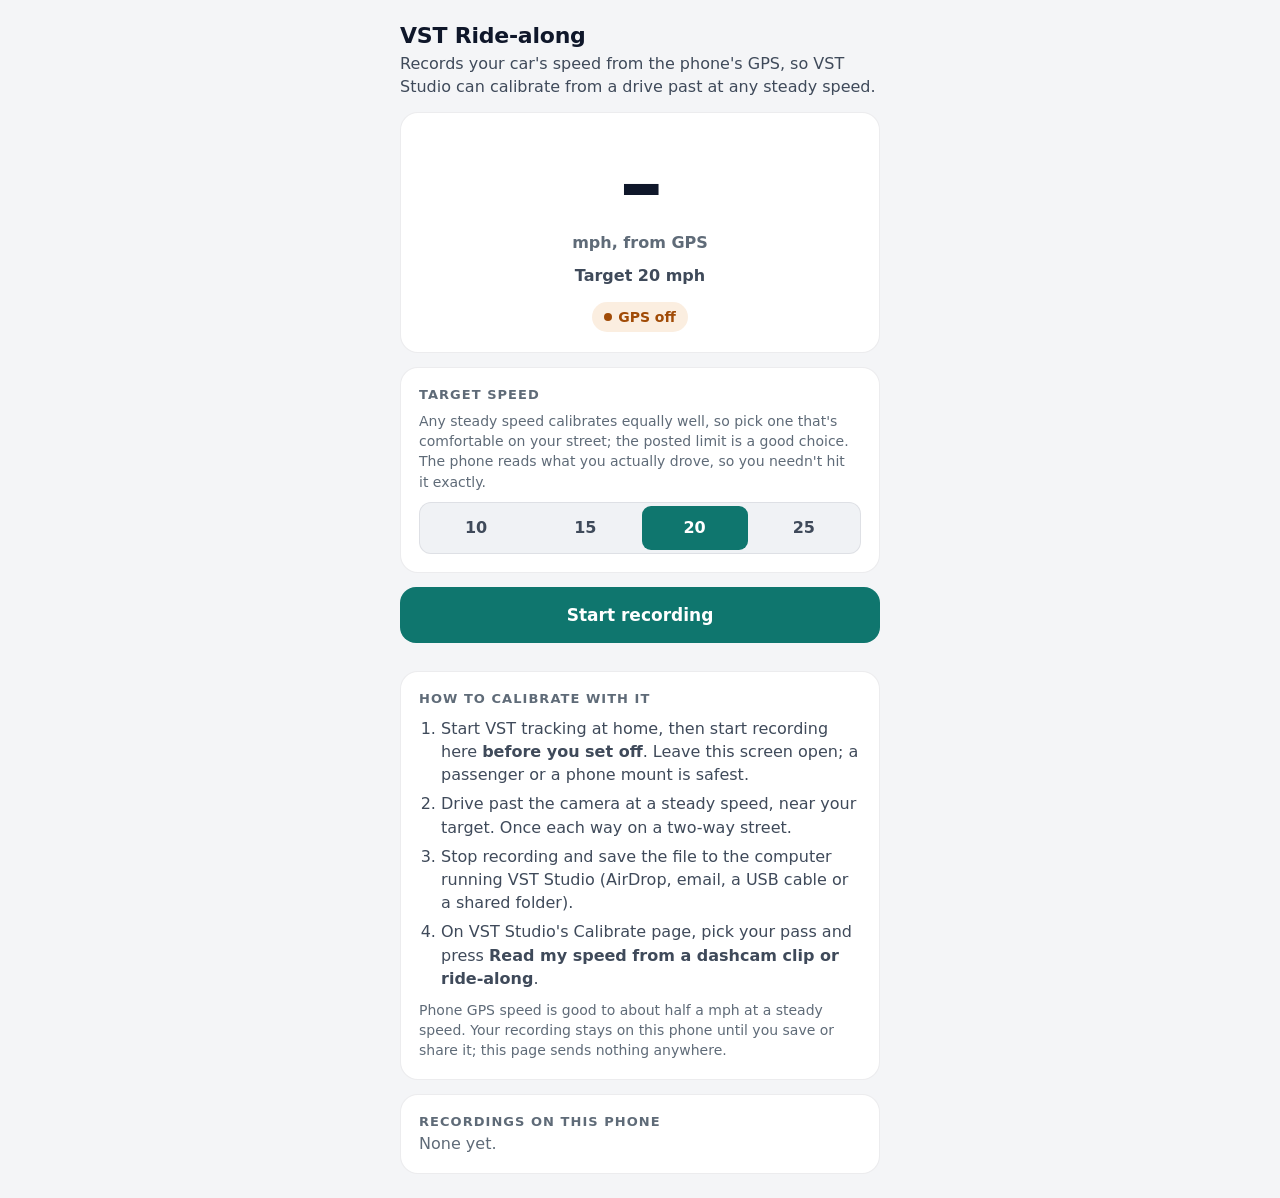
<file: companion/ride/index.html>
<!doctype html>
<!--
  VST Ride-along: a phone GPS recorder for calibrating VST Studio without cruise control or a Tesla.

  Browsers only give GPS to https pages, and VST Studio serves the companion over plain http on the home network,
  so this page is published on its own at https://joekiller.github.io/VSTStudio/ride/ (site/assemble.sh,
  .github/workflows/pages.yml) and never talks to VST.
  It records the phone's position fixes (time, position, GPS speed, accuracy) while you drive past the camera,
  keeps them on the phone, and saves them as a small CSV that VST Studio reads on the Calibrate page, matching the
  pass by GPS at the camera spot or by clock exactly as it does a Tesla dashcam clip (src/Gui/DashCam.cpp).

  File format (one fix per line, times in ms since the Unix epoch; speed empty when the phone didn't report one):
    # VST ride-along recording v1
    time_ms,lat,lon,speed_mps,accuracy_m,heading_deg
  Works offline once opened (sw.js), keeps the screen awake while recording (Wake Lock), and survives a reload:
  the recording in progress is saved to localStorage every few fixes.
-->
<html lang="en">
<head>
<meta charset="utf-8">
<meta name="viewport" content="width=device-width, initial-scale=1, viewport-fit=cover">
<title>VST Ride-along</title>
<meta name="description" content="Record your car's GPS speed on your phone to calibrate VST Studio.">
<meta name="theme-color" content="#0b0d10">
<link rel="manifest" href="manifest.webmanifest">
<link rel="icon" href="icon.svg" type="image/svg+xml">
<link rel="apple-touch-icon" href="icon-192.png">
<style>
  :root {
    color-scheme: dark;
    --bg: #0b0d10; --surface: #13161b; --surface-2: #1a1e25; --line: rgba(255, 255, 255, .08);
    --text: #eef1f5; --text-2: #b4bcc7; --muted: #7d8794;
    --accent: #5eead4; --accent-ink: #062c27; --ok: #34d399; --warn: #fbbf24; --bad: #fb7185;
    --stop-ink: #2a0710;
    --ok-soft: rgba(52, 211, 153, .14); --warn-soft: rgba(251, 191, 36, .14); --bad-soft: rgba(251, 113, 133, .16);
    --radius: 18px;
    --font: ui-sans-serif, system-ui, -apple-system, "Segoe UI", Roboto, "Helvetica Neue", Arial, sans-serif;
  }
  @media (prefers-color-scheme: light) {
    :root {
      color-scheme: light;
      --bg: #f4f5f7; --surface: #ffffff; --surface-2: #f0f2f5; --line: rgba(15, 23, 42, .08);
      --text: #0f172a; --text-2: #3f4a5a; --muted: #5f6b78;
      --accent: #0f766e; --accent-ink: #ffffff; --ok: #047857; --warn: #a14b06; --bad: #be123c;
      --stop-ink: #ffffff;
      --ok-soft: rgba(5, 150, 105, .1); --warn-soft: rgba(217, 119, 6, .12); --bad-soft: rgba(225, 29, 72, .1);
    }
  }
  * { box-sizing: border-box; }
  html, body { margin: 0; background: var(--bg); color: var(--text); }
  body { font: 16px/1.45 var(--font); -webkit-font-smoothing: antialiased; padding: max(16px, env(safe-area-inset-top)) 16px max(24px, env(safe-area-inset-bottom)); }
  main { max-width: 480px; margin: 0 auto; display: grid; gap: 14px; }
  h1 { font-size: 22px; margin: 4px 0 0; letter-spacing: -.01em; }
  h2 { font-size: 13px; letter-spacing: .08em; text-transform: uppercase; color: var(--muted); margin: 10px 0 0; }
  p { margin: 0; color: var(--text-2); text-wrap: pretty; }
  .card { background: var(--surface); border: 1px solid var(--line); border-radius: var(--radius); padding: 18px; }
  .gauge { text-align: center; padding: 26px 18px 20px; }
  .speed { font-size: 88px; font-weight: 800; line-height: 1; font-variant-numeric: tabular-nums; letter-spacing: -.03em; }
  .unit { color: var(--muted); font-weight: 600; margin-top: 4px; }
  .pill { display: inline-flex; align-items: center; gap: 6px; padding: 5px 12px; border-radius: 999px; font-size: 14px; font-weight: 600; margin-top: 14px; }
  .pill::before { content: ""; width: 8px; height: 8px; border-radius: 50%; background: currentColor; }
  .pill.ok { background: var(--ok-soft); color: var(--ok); }
  .pill.warn { background: var(--warn-soft); color: var(--warn); }
  .pill.bad { background: var(--bad-soft); color: var(--bad); }
  .stats { display: grid; grid-template-columns: repeat(3, 1fr); gap: 8px; margin-top: 18px; }
  .stats div { background: var(--surface-2); border-radius: 12px; padding: 10px 6px; }
  .stats b { display: block; font-size: 20px; font-variant-numeric: tabular-nums; }
  .stats span { font-size: 13px; color: var(--muted); }
  .btn { display: flex; align-items: center; justify-content: center; gap: 8px; width: 100%; min-height: 56px; border-radius: 16px;
    border: 1px solid var(--line); background: var(--surface-2); color: var(--text); font: 600 17px var(--font); cursor: pointer; }
  .btn:active { transform: scale(.98); }
  .btn.primary { background: var(--accent); color: var(--accent-ink); border-color: transparent; }
  .btn.stop { background: var(--bad); color: var(--stop-ink); border-color: transparent; }
  .btn.small { min-height: 44px; width: auto; padding: 0 16px; font-size: 15px; }
  .btn:disabled { opacity: .45; pointer-events: none; }
  .btn:focus-visible { outline: 3px solid var(--accent); outline-offset: 2px; }
  ol { margin: 8px 0 0; padding-left: 22px; color: var(--text-2); }
  li + li { margin-top: 6px; }
  .rec { display: flex; align-items: center; gap: 10px; padding: 12px 0; border-top: 1px solid var(--line); }
  .rec:first-child { border-top: 0; padding-top: 0; }
  .rec .what { flex: 1; min-width: 0; }
  .rec b { display: block; }
  .rec small { color: var(--muted); }
  .empty { color: var(--muted); }
  .note { font-size: 14px; color: var(--muted); }
  .seg { display: flex; padding: 3px; gap: 3px; border-radius: 12px; background: var(--surface-2); border: 1px solid var(--line); margin-top: 10px; }
  .seg button { flex: 1; min-height: 44px; border: 0; border-radius: 9px; background: none; color: var(--text-2); font: 600 16px var(--font); cursor: pointer; }
  .seg button[aria-pressed="true"] { background: var(--accent); color: var(--accent-ink); }
  .seg button:focus-visible { outline: 3px solid var(--accent); outline-offset: 1px; }
  .target { color: var(--text-2); font-weight: 600; margin-top: 10px; }
  [hidden] { display: none !important; }
</style>
</head>
<body>
<main>
  <header>
    <h1>VST Ride-along</h1>
    <p>Records your car's speed from the phone's GPS, so VST Studio can calibrate from a drive past at any steady speed.</p>
  </header>

  <section class="card gauge" aria-live="polite">
    <div class="speed" id="speed">–</div>
    <div class="unit">mph, from GPS</div>
    <div class="target" id="target"></div>
    <div class="pill warn" id="fix">GPS off</div>
    <div class="stats" id="stats" hidden>
      <div><b id="dur">0:00</b><span>recording</span></div>
      <div><b id="count">0</b><span>GPS fixes</span></div>
      <div><b id="dist">0</b><span>metres</span></div>
    </div>
  </section>

  <section class="card">
    <h2 style="margin-top:0">Target speed</h2>
    <p class="note" style="margin-top:6px">Any steady speed calibrates equally well, so pick one that's comfortable on your street; the posted limit is a good choice. The phone reads what you actually drove, so you needn't hit it exactly.</p>
    <div class="seg" id="targets" role="group" aria-label="Target speed in mph"></div>
  </section>

  <button class="btn primary" id="record" type="button">Start recording</button>
  <p class="note" id="msg" role="status"></p>

  <section class="card">
    <h2 style="margin-top:0">How to calibrate with it</h2>
    <ol>
      <li>Start VST tracking at home, then start recording here <strong>before you set off</strong>. Leave this screen open; a passenger or a phone mount is safest.</li>
      <li>Drive past the camera at a steady speed, near your target. Once each way on a two-way street.</li>
      <li>Stop recording and save the file to the computer running VST Studio (AirDrop, email, a USB cable or a shared folder).</li>
      <li>On VST Studio's Calibrate page, pick your pass and press <strong>Read my speed from a dashcam clip or ride-along</strong>.</li>
    </ol>
    <p class="note" style="margin-top:10px">Phone GPS speed is good to about half a mph at a steady speed. Your recording stays on this phone until you save or share it; this page sends nothing anywhere.</p>
  </section>

  <section class="card">
    <h2 style="margin-top:0">Recordings on this phone</h2>
    <div id="list"></div>
  </section>
</main>
<script type="module">
const KEY_LIST = 'vst-ride-recordings';   // finished recordings: [{ name, csv, fixes, seconds }]
const KEY_LIVE = 'vst-ride-live';         // the one in progress, saved as it grows
const KEY_TARGET = 'vst-ride-target';    // the target speed picked last time (mph)
const MPH = 2.2369362920544;
const $ = (id) => document.getElementById(id);

// The drive's target speed: only guidance, since the recording keeps the real GPS speed and VST Studio calibrates
// from that.  The same chips as VST Studio and the companion (10, 15, 20, 25); a link from the companion's Calibrate
// step passes its target as ?target=, otherwise the last pick on this phone, else 20 (a typical residential limit).
const PRESETS = [10, 15, 20, 25];
const fromLink = Number(new URLSearchParams(location.search).get('target'));
let target = fromLink >= 5 && fromLink <= 80 ? Math.round(fromLink) : Number(localStorage.getItem(KEY_TARGET)) || 20;
const presets = PRESETS.includes(target) ? PRESETS : [...PRESETS, target].sort((a, b) => a - b);

function paintTargets() {
  $('targets').replaceChildren(...presets.map((m) => {
    const b = Object.assign(document.createElement('button'), { type: 'button', textContent: String(m) });
    b.setAttribute('aria-pressed', m === target);
    b.onclick = () => { target = m; try { localStorage.setItem(KEY_TARGET, String(m)); } catch { /* private mode */ } paintTargets(); };
    return b;
  }));
  $('target').textContent = `Target ${target} mph`;
}

// Live, against the target: within 2 mph (VST's verified band) reads as on target.  Colour and words both, so it
// works at a glance from a phone mount and without colour.
function paintPace(mph) {
  const el = $('target');
  if (mph == null || watch == null) { el.textContent = `Target ${target} mph`; el.style.color = ''; return; }
  const off = mph - target;
  el.textContent = Math.abs(off) <= 2 ? `On target (${target} mph)` : off > 0 ? `Ease off: target ${target} mph` : `A little faster: target ${target} mph`;
  el.style.color = Math.abs(off) <= 2 ? 'var(--ok)' : 'var(--warn)';
}

let watch = null, lock = null, fixes = [], started = 0, tick = null;

const load = (k, d) => { try { return JSON.parse(localStorage.getItem(k)) ?? d; } catch { return d; } };
const store = (k, v) => { try { localStorage.setItem(k, JSON.stringify(v)); } catch { /* full or private mode: the recording still works in memory */ } };

function metres(a, b) {
  const r = Math.PI / 180, x = (b.lon - a.lon) * r * Math.cos((a.lat + b.lat) / 2 * r), y = (b.lat - a.lat) * r;
  return Math.hypot(x, y) * 6371000;
}

// File name in TeslaCam's local-time style, so recordings sort and read the same way: vst-ride-2026-10-31_14-03-10.csv
function fileName(ms) {
  const d = new Date(ms), p = (n) => String(n).padStart(2, '0');
  return `vst-ride-${d.getFullYear()}-${p(d.getMonth() + 1)}-${p(d.getDate())}_${p(d.getHours())}-${p(d.getMinutes())}-${p(d.getSeconds())}.csv`;
}

function toCsv(list) {
  const rows = list.map((f) => [f.t, f.lat.toFixed(7), f.lon.toFixed(7), f.speed == null ? '' : f.speed.toFixed(2),
    f.acc == null ? '' : f.acc.toFixed(1), f.heading == null ? '' : f.heading.toFixed(0)].join(','));
  return ['# VST ride-along recording v1', 'time_ms,lat,lon,speed_mps,accuracy_m,heading_deg', ...rows].join('\n') + '\n';
}

function showFix(f) {
  const fix = $('fix');
  if (!f) { fix.className = 'pill warn'; fix.textContent = watch ? 'Waiting for GPS…' : 'GPS off'; return; }
  const acc = Math.round(f.acc ?? 99);
  fix.className = 'pill ' + (acc <= 10 ? 'ok' : acc <= 25 ? 'warn' : 'bad');
  fix.textContent = acc <= 25 ? `GPS ±${acc} m` : `Weak GPS ±${acc} m: move clear of buildings`;
  // Some phones leave out the GPS speed on a fix: fall back to the distance from the previous one.
  let v = f.speed;
  const prev = fixes.at(-2);
  if (v == null && prev && f.t > prev.t) v = metres(prev, f) / ((f.t - prev.t) / 1000);
  $('speed').textContent = v == null ? '–' : Math.round(v * MPH);
  paintPace(v == null ? null : v * MPH);
}

function showStats() {
  const s = Math.max(0, Math.round((Date.now() - started) / 1000));
  $('dur').textContent = `${Math.floor(s / 60)}:${String(s % 60).padStart(2, '0')}`;
  $('count').textContent = fixes.length;
  let m = 0;
  for (let i = 1; i < fixes.length; i++) m += metres(fixes[i - 1], fixes[i]);
  $('dist').textContent = Math.round(m);
}

async function keepAwake() {
  try { lock = await navigator.wakeLock?.request('screen'); } catch { lock = null; }
}
// The wake lock drops when the page is hidden; take it again on return while recording.
document.addEventListener('visibilitychange', () => { if (watch != null && document.visibilityState === 'visible') keepAwake(); });

function start(resume = null) {
  if (!('geolocation' in navigator)) { $('msg').textContent = "This browser can't use GPS."; return; }
  fixes = resume?.fixes ?? [];
  started = resume?.started ?? Date.now();
  watch = navigator.geolocation.watchPosition((p) => {
    const c = p.coords;
    const f = { t: p.timestamp, lat: c.latitude, lon: c.longitude, acc: c.accuracy,
      speed: c.speed != null && c.speed >= 0 ? c.speed : null, heading: c.heading != null && c.heading >= 0 ? c.heading : null };
    fixes.push(f);
    showFix(f);
    $('msg').textContent = 'Recording. Drive past the camera at a steady speed.';
    if (fixes.length % 5 === 0) store(KEY_LIVE, { started, fixes });
  }, (e) => {
    $('msg').textContent = e.code === 1 ? 'Location is blocked for this page. Allow it in the browser or phone settings, then try again.'
      : "Can't get a GPS fix yet. Keep the phone where it can see the sky.";
  }, { enableHighAccuracy: true, maximumAge: 0, timeout: 30000 });
  keepAwake();
  tick = setInterval(showStats, 1000);
  $('stats').hidden = false;
  $('record').textContent = 'Stop recording';
  $('record').className = 'btn stop';
  $('msg').textContent = 'Recording. Drive past the camera at a steady speed.';
  showFix(null);
  showStats();
}

function stop() {
  navigator.geolocation.clearWatch(watch);
  watch = null;
  clearInterval(tick);
  lock?.release?.();
  lock = null;
  localStorage.removeItem(KEY_LIVE);
  $('record').textContent = 'Start recording';
  $('record').className = 'btn primary';
  $('stats').hidden = true;
  $('speed').textContent = '–';
  showFix(null);
  paintPace(null);
  if (fixes.length < 3) { $('msg').textContent = 'Nothing recorded: no GPS fixes came in.'; return; }
  const list = load(KEY_LIST, []);
  list.unshift({ name: fileName(fixes[0].t), csv: toCsv(fixes), fixes: fixes.length, seconds: Math.round((fixes.at(-1).t - fixes[0].t) / 1000) });
  store(KEY_LIST, list.slice(0, 20));
  $('msg').textContent = 'Saved on this phone. Save or share it to your VST computer below.';
  render();
}

async function save(rec) {
  const file = new File([rec.csv], rec.name, { type: 'text/csv' });
  try {
    if (navigator.canShare?.({ files: [file] })) { await navigator.share({ files: [file], title: rec.name }); return; }
  } catch (e) { if (e.name === 'AbortError') return; }
  const a = Object.assign(document.createElement('a'), { href: URL.createObjectURL(file), download: rec.name });
  document.body.append(a);
  a.click();
  a.remove();
  setTimeout(() => URL.revokeObjectURL(a.href), 10000);
}

function render() {
  const list = load(KEY_LIST, []), el = $('list');
  el.replaceChildren();
  if (!list.length) { el.innerHTML = '<p class="empty">None yet.</p>'; return; }
  list.forEach((rec, i) => {
    const row = document.createElement('div');
    row.className = 'rec';
    row.innerHTML = `<div class="what"><b></b><small>${rec.fixes} fixes · ${Math.floor(rec.seconds / 60)} min ${rec.seconds % 60} s</small></div>`;
    row.querySelector('b').textContent = rec.name.replace(/^vst-ride-|\.csv$/g, '').replace('_', ' ').replace(/-(\d\d)-(\d\d)$/, ':$1:$2');
    const saveBtn = Object.assign(document.createElement('button'), { className: 'btn small', type: 'button', textContent: 'Save' });
    saveBtn.setAttribute('aria-label', `Save or share ${rec.name}`);
    saveBtn.onclick = () => save(rec);
    const del = Object.assign(document.createElement('button'), { className: 'btn small', type: 'button', textContent: 'Delete' });
    del.setAttribute('aria-label', `Delete ${rec.name}`);
    del.onclick = () => { const l = load(KEY_LIST, []); l.splice(i, 1); store(KEY_LIST, l); render(); };
    row.append(saveBtn, del);
    el.append(row);
  });
}

$('record').onclick = () => (watch == null ? start() : stop());
paintTargets();
render();
// A recording cut off by a reload or a closed tab carries on where it stopped.
const live = load(KEY_LIVE, null);
if (live?.fixes?.length) { start(live); $('msg').textContent = 'Carried on with the recording you started earlier.'; }
if ('serviceWorker' in navigator && location.protocol === 'https:') navigator.serviceWorker.register('sw.js').catch(() => {});
</script>
</body>
</html>
</file>
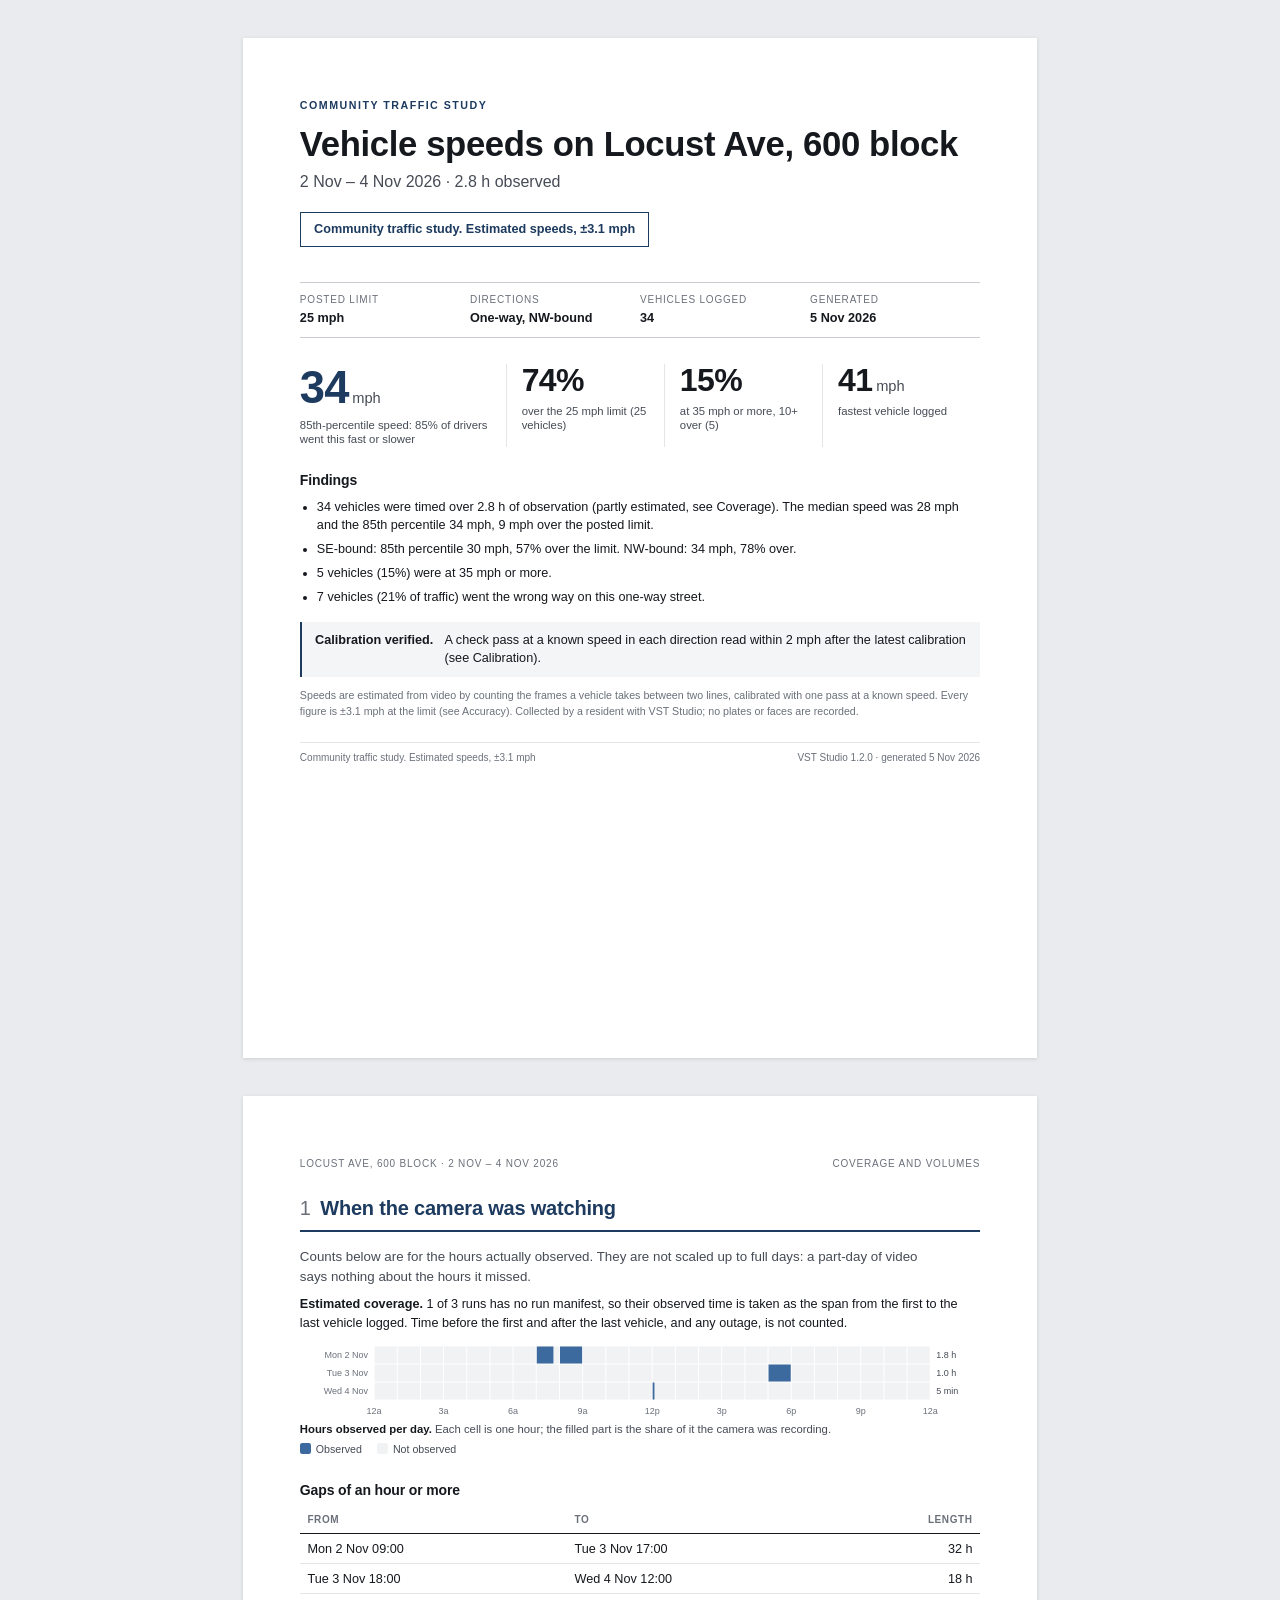
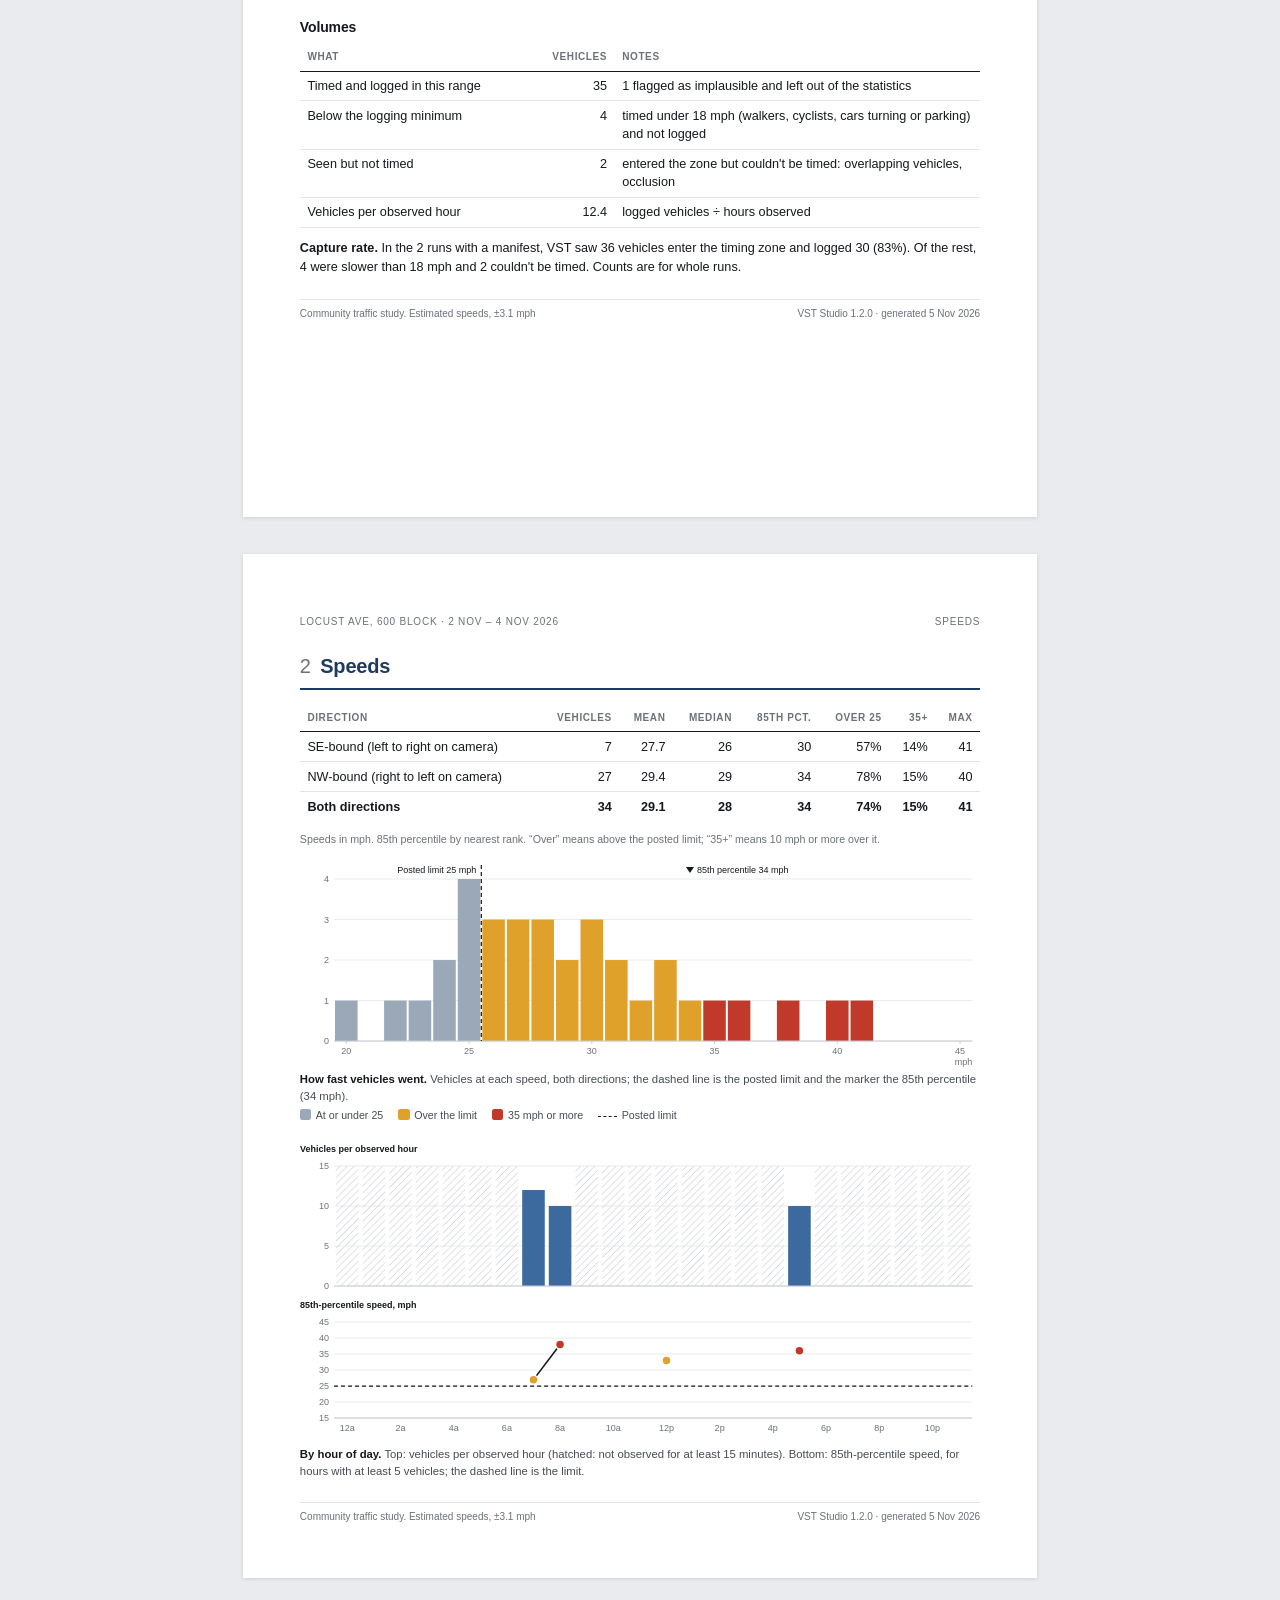
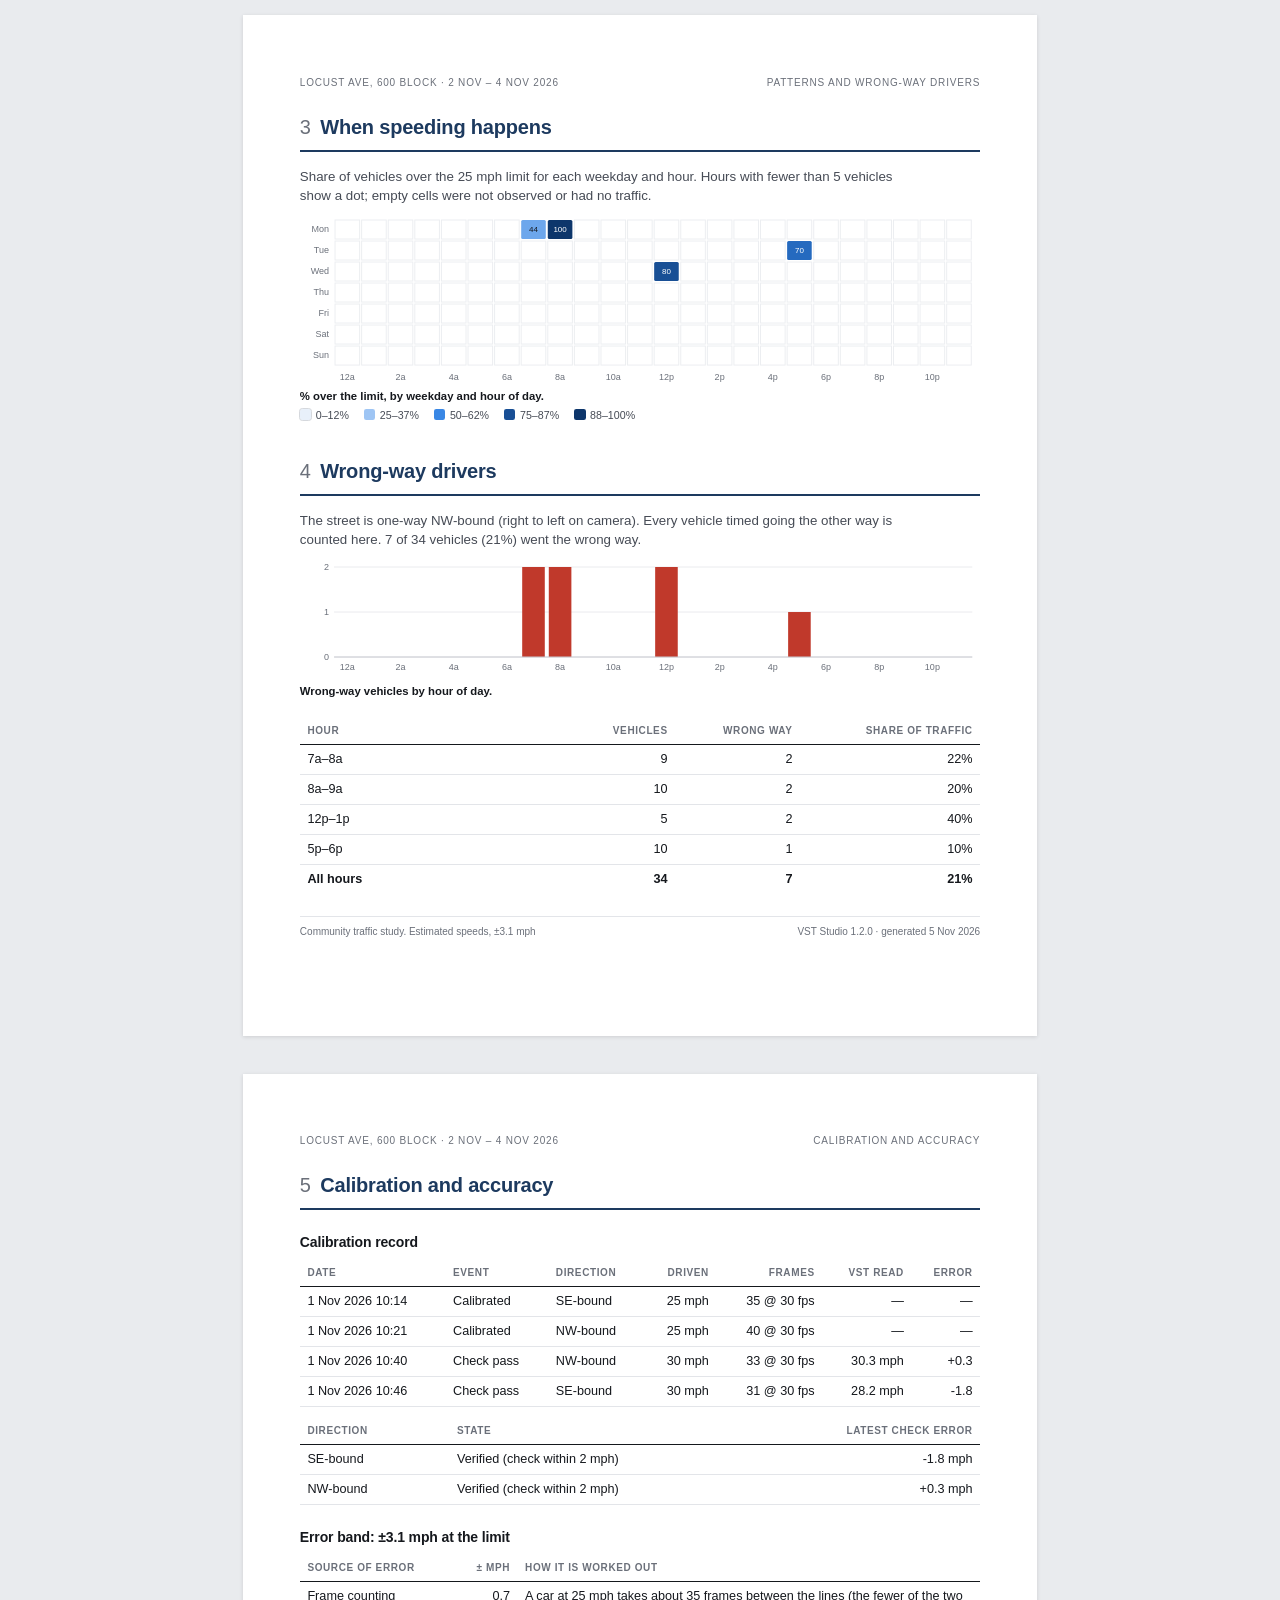
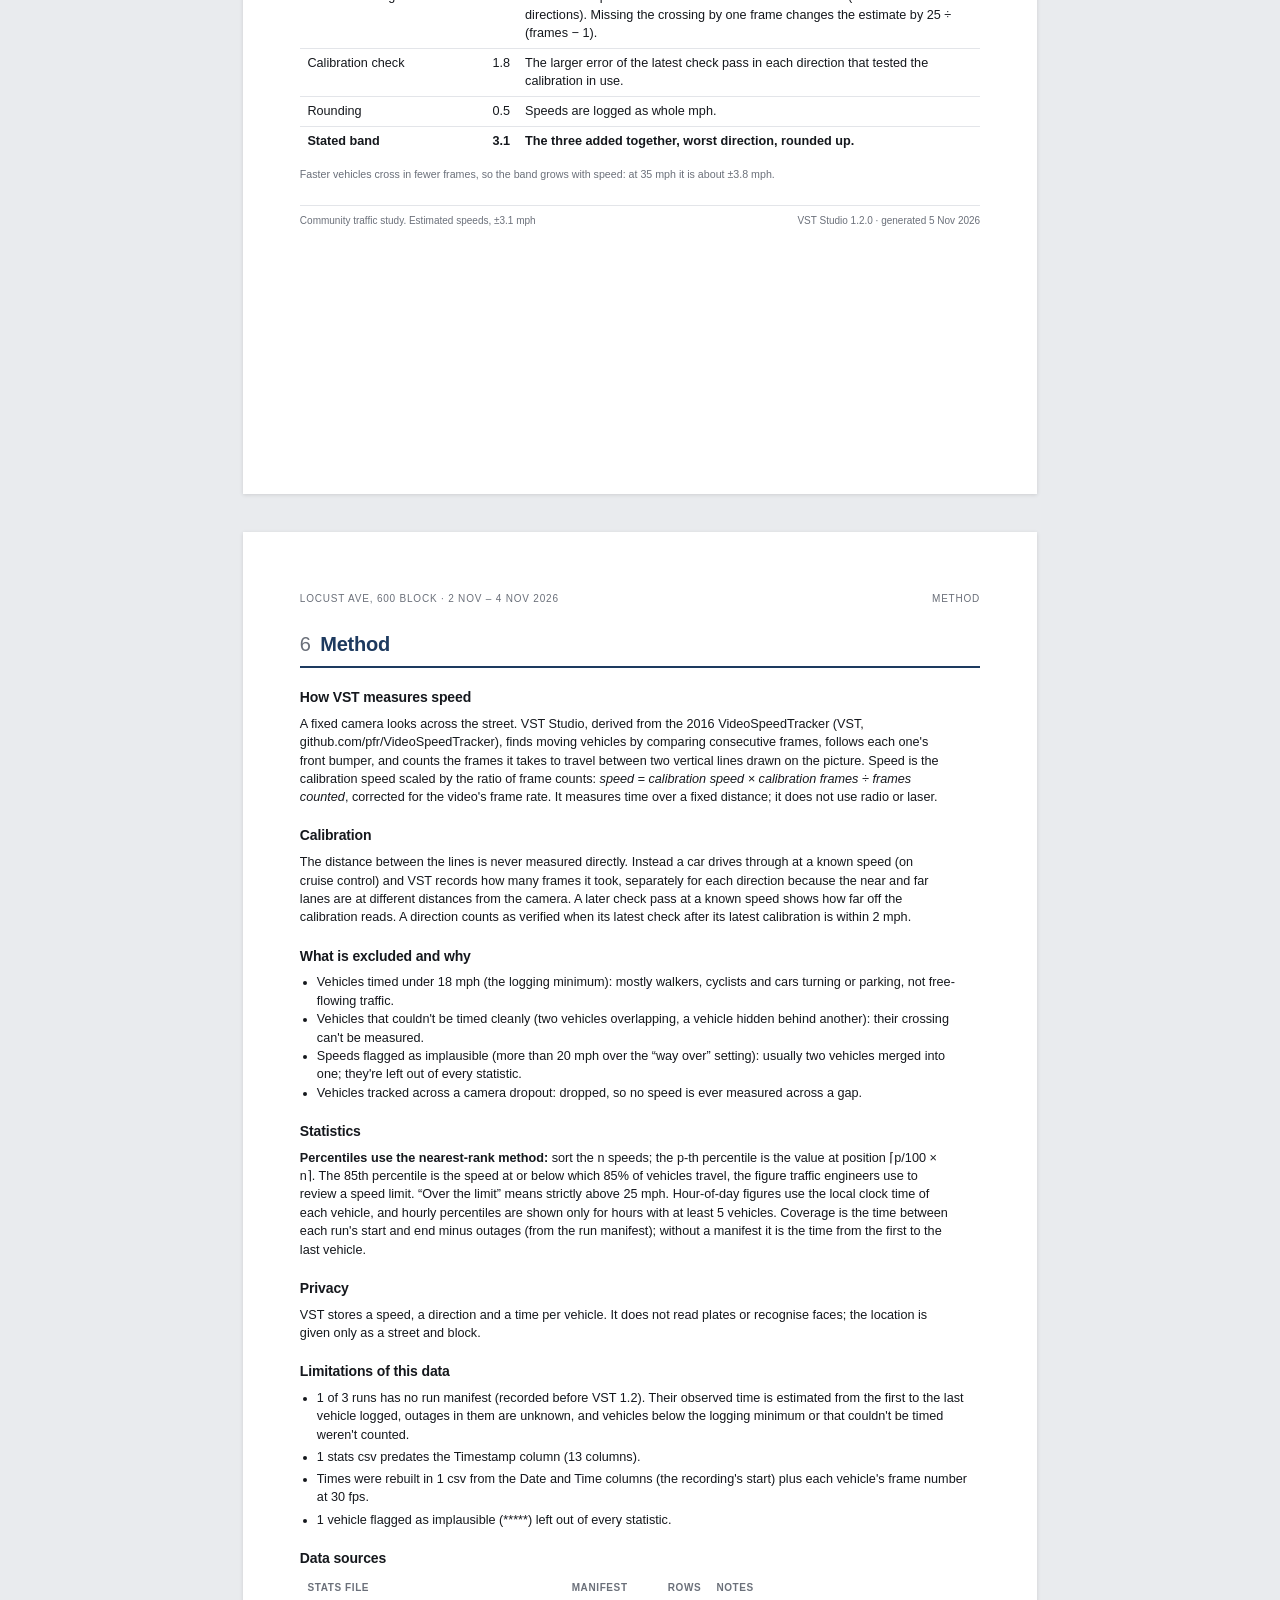
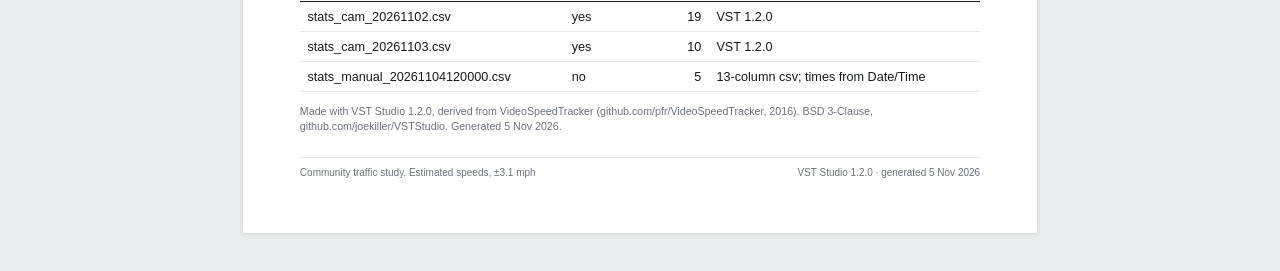
<file: companion/demo/report.html>
<!doctype html>
<html lang='en'><head><meta charset='utf-8'><meta name='viewport' content='width=device-width, initial-scale=1'><title>Locust Ave, 600 block — community traffic study</title><style>
@page { size: auto; margin: 14mm 14mm 15mm; }
:root {
  --ink: #15181d; --ink2: #464b55; --muted: #6b707a; --rule: #c9ccd2; --hair: #e3e5e9; --tint: #f4f5f7;
  --accent: #1d3a5f; --ok: #9aa8b8; --over: #e0a12a; --bad: #c0392b; --cover: #3d6a9e;
}
* { box-sizing: border-box; }
html { background: #e9ebee; }
body { margin: 0; color: var(--ink); background: #e9ebee; font: 9.5pt/1.45 "Helvetica Neue", Helvetica, Arial, system-ui, sans-serif;
  -webkit-print-color-adjust: exact; print-color-adjust: exact; }
.sheet { width: 210mm; min-height: 270mm; margin: 10mm auto; padding: 16mm 15mm 14mm; background: #fff; box-shadow: 0 1px 4px rgba(0,0,0,.12); position: relative; }
@media print {
  html, body { background: #fff; }
  .sheet { width: auto; min-height: 0; margin: 0; padding: 0; box-shadow: none; break-after: page; page-break-after: always; }
  .sheet:last-child { break-after: auto; page-break-after: auto; }
  figure, table, .keep { break-inside: avoid; page-break-inside: avoid; }
}
/* On a phone (the companion opens the report there): one column of sheets, two-up figures, wide tables scroll. */
@media screen and (max-width: 820px) {
  .sheet { width: auto; margin: 0 0 8px; padding: 20px 16px; min-height: 0; }
  /* .sheet-prefixed so these win over the base rules further down */
  .sheet.cover h1 { font-size: 20pt; }
  .sheet .meta, .sheet .kpis { grid-template-columns: 1fr 1fr; row-gap: 4mm; }
  .sheet .kpi:nth-child(3) { padding-left: 0; border-left: 0; }
  .sheet .status { flex-direction: column; gap: 1mm; }
  .sheet table { display: block; overflow-x: auto; }
  .sheet table > tbody { display: table; width: 100%; }   /* still full width when it fits */
  .sheet th, .sheet td.n { white-space: nowrap; }
  .sheet td:first-child { min-width: 7.5em; }
  /* Charts keep a legible text size and scroll sideways instead of shrinking to a phone's width. */
  .sheet figure { overflow-x: auto; }
  .sheet figure > svg { min-width: 560px; }
  .sheet .runhead, .sheet .foot { flex-direction: column; gap: 1mm; }
  .sheet .two, .sheet .snaps { grid-template-columns: 1fr; }
}
h1, h2, h3 { font-weight: 600; margin: 0; letter-spacing: -.01em; }
h2 { font-size: 15pt; color: var(--accent); padding-bottom: 2mm; border-bottom: 1.5pt solid var(--accent); margin-bottom: 4mm; }
h2 .num { color: var(--muted); font-weight: 400; margin-right: 2.5mm; }
h3 { font-size: 10.5pt; margin: 6mm 0 2mm; }
p { margin: 0 0 2.5mm; }
.lede { color: var(--ink2); font-size: 10pt; max-width: 165mm; }
.small { font-size: 8pt; color: var(--muted); }
.num, td.n, th.n, .tab { font-variant-numeric: tabular-nums; }
.runhead { display: flex; justify-content: space-between; font-size: 7.5pt; color: var(--muted); text-transform: uppercase; letter-spacing: .08em; margin-bottom: 6mm; }
.foot { margin-top: 6mm; padding-top: 2mm; border-top: .5pt solid var(--hair); font-size: 7.5pt; color: var(--muted); display: flex; justify-content: space-between; }

/* cover */
.kicker { font-size: 8pt; letter-spacing: .14em; text-transform: uppercase; color: var(--accent); font-weight: 600; }
.cover h1 { font-size: 26pt; line-height: 1.12; margin: 3mm 0 1.5mm; }
.cover .sub { font-size: 12pt; color: var(--ink2); }
.label { display: inline-block; margin: 5mm 0 6mm; padding: 2mm 3.5mm; border: 1pt solid var(--accent); color: var(--accent); font-weight: 600; font-size: 9.5pt; }
.meta { display: grid; grid-template-columns: repeat(4, 1fr); border-top: .75pt solid var(--rule); border-bottom: .75pt solid var(--rule); }
.meta div { padding: 2.5mm 3mm 2.5mm 0; }
.meta dt { font-size: 7.5pt; text-transform: uppercase; letter-spacing: .08em; color: var(--muted); }
.meta dd { margin: .5mm 0 0; font-weight: 600; }
.kpis { display: grid; grid-template-columns: 1.3fr 1fr 1fr 1fr; gap: 0; margin: 7mm 0 5mm; }
.kpi { padding: 0 4mm; border-left: .75pt solid var(--hair); }
.kpi:first-child { padding-left: 0; border-left: 0; }
.kpi b { display: block; font-size: 24pt; font-weight: 600; line-height: 1.05; letter-spacing: -.02em; }
.kpi:first-child b { font-size: 34pt; color: var(--accent); }
.kpi b small { font-size: 11pt; font-weight: 400; color: var(--ink2); margin-left: 1mm; letter-spacing: 0; }
.kpi span { display: block; margin-top: 1.5mm; font-size: 8.5pt; color: var(--ink2); line-height: 1.3; }
.findings { margin: 0 0 4mm; padding-left: 4.5mm; }
.findings li { margin-bottom: 1.5mm; }
.status { display: flex; gap: 3mm; align-items: baseline; padding: 2.5mm 3.5mm; background: var(--tint); border-left: 2pt solid var(--accent); margin: 3mm 0; }
.status.warn { border-left-color: var(--bad); }
.status b { white-space: nowrap; }
.note { margin-top: 4mm; padding: 3mm 3.5mm; border: .75pt solid var(--rule); }
.note h3 { margin: 0 0 1mm; font-size: 8pt; text-transform: uppercase; letter-spacing: .08em; color: var(--muted); }

/* tables */
table { width: 100%; border-collapse: collapse; margin: 1mm 0 3mm; }
th { font-size: 7.5pt; font-weight: 600; text-transform: uppercase; letter-spacing: .06em; color: var(--muted); text-align: left; padding: 1.5mm 2mm; border-bottom: .75pt solid var(--ink); }
td { padding: 1.4mm 2mm; border-bottom: .5pt solid var(--hair); vertical-align: top; }
th.n, td.n { text-align: right; }
tr.total td { font-weight: 600; border-top: .75pt solid var(--ink); border-bottom: 0; }
td.muted { color: var(--muted); }
.two { display: grid; grid-template-columns: 1fr 1fr; gap: 7mm; }

/* figures */
figure { margin: 2mm 0 5mm; }
figcaption { font-size: 8.5pt; color: var(--ink2); margin-top: 1mm; }
figcaption b { color: var(--ink); }
svg { display: block; width: 100%; height: auto; overflow: visible; }
svg text { font-family: "Helvetica Neue", Helvetica, Arial, system-ui, sans-serif; fill: var(--muted); font-size: 9px; font-variant-numeric: tabular-nums; }
svg .ink { fill: var(--ink); }
svg .ink2 { fill: var(--ink2); }
svg .grid { stroke: var(--hair); stroke-width: .75; }
svg .axis { stroke: var(--rule); stroke-width: 1; }
svg .limit { stroke: var(--ink); stroke-width: 1.2; stroke-dasharray: 4 3; }
.legend { display: flex; flex-wrap: wrap; gap: 4mm; font-size: 8pt; color: var(--ink2); margin: 1mm 0 0; }
.legend i { display: inline-block; width: 3mm; height: 3mm; border-radius: .6mm; margin-right: 1.2mm; vertical-align: -.4mm; }
.legend i.line { height: 0; border-top: 1.2pt dashed var(--ink); border-radius: 0; vertical-align: .6mm; width: 5mm; }
.snaps { display: grid; grid-template-columns: 1fr 1fr; gap: 4mm; }
.snaps img { width: 100%; display: block; border: .5pt solid var(--rule); }
.snaps figcaption { font-variant-numeric: tabular-nums; }
.method h3 { margin-top: 5mm; }
.method p, .method li { max-width: 172mm; }
.method ul { padding-left: 4.5mm; margin: 0 0 2.5mm; }
.caveats li { margin-bottom: 1mm; }
</style></head><body>
<section class='sheet cover'><div class='kicker'>Community traffic study</div><h1>Vehicle speeds on Locust Ave, 600 block</h1><div class='sub'>2 Nov – 4 Nov 2026 · 2.8 h observed</div><div class='label'>Community traffic study. Estimated speeds, ±3.1 mph</div><dl class='meta'><div><dt>Posted limit</dt><dd>25 mph</dd></div><div><dt>Directions</dt><dd>One-way, NW-bound</dd></div><div><dt>Vehicles logged</dt><dd class='num'>34</dd></div><div><dt>Generated</dt><dd>5 Nov 2026</dd></div></dl><div class='kpis'><div class='kpi'><b>34<small>mph</small></b><span>85th-percentile speed: 85% of drivers went this fast or slower</span></div><div class='kpi'><b>74%</b><span>over the 25 mph limit (25 vehicles)</span></div><div class='kpi'><b>15%</b><span>at 35 mph or more, 10+ over (5)</span></div><div class='kpi'><b>41<small>mph</small></b><span>fastest vehicle logged</span></div></div><h3>Findings</h3><ul class='findings'><li>34 vehicles were timed over 2.8 h of observation (partly estimated, see Coverage). The median speed was 28 mph and the 85th percentile 34 mph, 9 mph over the posted limit.</li><li>SE-bound: 85th percentile 30 mph, 57% over the limit. NW-bound: 34 mph, 78% over.</li><li>5 vehicles (15%) were at 35 mph or more.</li><li>7 vehicles (21% of traffic) went the wrong way on this one-way street.</li></ul><div class='status'><b>Calibration verified.</b><span>A check pass at a known speed in each direction read within 2 mph after the latest calibration (see Calibration).</span></div><p class='small'>Speeds are estimated from video by counting the frames a vehicle takes between two lines, calibrated with one pass at a known speed. Every figure is ±3.1 mph at the limit (see Accuracy). Collected by a resident with VST Studio; no plates or faces are recorded.</p><div class='foot'><span>Community traffic study. Estimated speeds, ±3.1 mph</span><span>VST Studio 1.2.0 · generated 5 Nov 2026</span></div></section>
<section class='sheet'><div class='runhead'><span>Locust Ave, 600 block · 2 Nov – 4 Nov 2026</span><span>Coverage and volumes</span></div><h2><span class='num'>1</span>When the camera was watching</h2><p class='lede'>Counts below are for the hours actually observed. They are not scaled up to full days: a part-day of video says nothing about the hours it missed.</p><p><b>Estimated coverage.</b> 1 of 3 runs has no run manifest, so their observed time is taken as the span from the first to the last vehicle logged. Time before the first and after the last vehicle, and any outage, is not counted.</p><figure><svg viewBox='0 0 680 76' role='img' aria-label='Hours observed per day'><text x='68' y='16' text-anchor='end'>Mon 2 Nov</text><rect x='74.5' y='4.5' width='22.1667' height='17' fill='#f1f2f4'/><rect x='97.6667' y='4.5' width='22.1667' height='17' fill='#f1f2f4'/><rect x='120.833' y='4.5' width='22.1667' height='17' fill='#f1f2f4'/><rect x='144' y='4.5' width='22.1667' height='17' fill='#f1f2f4'/><rect x='167.167' y='4.5' width='22.1667' height='17' fill='#f1f2f4'/><rect x='190.333' y='4.5' width='22.1667' height='17' fill='#f1f2f4'/><rect x='213.5' y='4.5' width='22.1667' height='17' fill='#f1f2f4'/><rect x='236.667' y='4.5' width='22.1667' height='17' fill='#f1f2f4'/><rect x='236.667' y='4.5' width='16.625' height='17' fill='#3d6a9e'><title>Mon 2 Nov 7a: 45 min observed</title></rect><rect x='259.833' y='4.5' width='22.1667' height='17' fill='#f1f2f4'/><rect x='259.833' y='4.5' width='22.1667' height='17' fill='#3d6a9e'><title>Mon 2 Nov 8a: 60 min observed</title></rect><rect x='283' y='4.5' width='22.1667' height='17' fill='#f1f2f4'/><rect x='306.167' y='4.5' width='22.1667' height='17' fill='#f1f2f4'/><rect x='329.333' y='4.5' width='22.1667' height='17' fill='#f1f2f4'/><rect x='352.5' y='4.5' width='22.1667' height='17' fill='#f1f2f4'/><rect x='375.667' y='4.5' width='22.1667' height='17' fill='#f1f2f4'/><rect x='398.833' y='4.5' width='22.1667' height='17' fill='#f1f2f4'/><rect x='422' y='4.5' width='22.1667' height='17' fill='#f1f2f4'/><rect x='445.167' y='4.5' width='22.1667' height='17' fill='#f1f2f4'/><rect x='468.333' y='4.5' width='22.1667' height='17' fill='#f1f2f4'/><rect x='491.5' y='4.5' width='22.1667' height='17' fill='#f1f2f4'/><rect x='514.667' y='4.5' width='22.1667' height='17' fill='#f1f2f4'/><rect x='537.833' y='4.5' width='22.1667' height='17' fill='#f1f2f4'/><rect x='561' y='4.5' width='22.1667' height='17' fill='#f1f2f4'/><rect x='584.167' y='4.5' width='22.1667' height='17' fill='#f1f2f4'/><rect x='607.333' y='4.5' width='22.1667' height='17' fill='#f1f2f4'/><text class='ink2' x='636' y='16'>1.8 h</text><text x='68' y='34' text-anchor='end'>Tue 3 Nov</text><rect x='74.5' y='22.5' width='22.1667' height='17' fill='#f1f2f4'/><rect x='97.6667' y='22.5' width='22.1667' height='17' fill='#f1f2f4'/><rect x='120.833' y='22.5' width='22.1667' height='17' fill='#f1f2f4'/><rect x='144' y='22.5' width='22.1667' height='17' fill='#f1f2f4'/><rect x='167.167' y='22.5' width='22.1667' height='17' fill='#f1f2f4'/><rect x='190.333' y='22.5' width='22.1667' height='17' fill='#f1f2f4'/><rect x='213.5' y='22.5' width='22.1667' height='17' fill='#f1f2f4'/><rect x='236.667' y='22.5' width='22.1667' height='17' fill='#f1f2f4'/><rect x='259.833' y='22.5' width='22.1667' height='17' fill='#f1f2f4'/><rect x='283' y='22.5' width='22.1667' height='17' fill='#f1f2f4'/><rect x='306.167' y='22.5' width='22.1667' height='17' fill='#f1f2f4'/><rect x='329.333' y='22.5' width='22.1667' height='17' fill='#f1f2f4'/><rect x='352.5' y='22.5' width='22.1667' height='17' fill='#f1f2f4'/><rect x='375.667' y='22.5' width='22.1667' height='17' fill='#f1f2f4'/><rect x='398.833' y='22.5' width='22.1667' height='17' fill='#f1f2f4'/><rect x='422' y='22.5' width='22.1667' height='17' fill='#f1f2f4'/><rect x='445.167' y='22.5' width='22.1667' height='17' fill='#f1f2f4'/><rect x='468.333' y='22.5' width='22.1667' height='17' fill='#f1f2f4'/><rect x='468.333' y='22.5' width='22.1667' height='17' fill='#3d6a9e'><title>Tue 3 Nov 5p: 60 min observed</title></rect><rect x='491.5' y='22.5' width='22.1667' height='17' fill='#f1f2f4'/><rect x='514.667' y='22.5' width='22.1667' height='17' fill='#f1f2f4'/><rect x='537.833' y='22.5' width='22.1667' height='17' fill='#f1f2f4'/><rect x='561' y='22.5' width='22.1667' height='17' fill='#f1f2f4'/><rect x='584.167' y='22.5' width='22.1667' height='17' fill='#f1f2f4'/><rect x='607.333' y='22.5' width='22.1667' height='17' fill='#f1f2f4'/><text class='ink2' x='636' y='34'>1.0 h</text><text x='68' y='52' text-anchor='end'>Wed 4 Nov</text><rect x='74.5' y='40.5' width='22.1667' height='17' fill='#f1f2f4'/><rect x='97.6667' y='40.5' width='22.1667' height='17' fill='#f1f2f4'/><rect x='120.833' y='40.5' width='22.1667' height='17' fill='#f1f2f4'/><rect x='144' y='40.5' width='22.1667' height='17' fill='#f1f2f4'/><rect x='167.167' y='40.5' width='22.1667' height='17' fill='#f1f2f4'/><rect x='190.333' y='40.5' width='22.1667' height='17' fill='#f1f2f4'/><rect x='213.5' y='40.5' width='22.1667' height='17' fill='#f1f2f4'/><rect x='236.667' y='40.5' width='22.1667' height='17' fill='#f1f2f4'/><rect x='259.833' y='40.5' width='22.1667' height='17' fill='#f1f2f4'/><rect x='283' y='40.5' width='22.1667' height='17' fill='#f1f2f4'/><rect x='306.167' y='40.5' width='22.1667' height='17' fill='#f1f2f4'/><rect x='329.333' y='40.5' width='22.1667' height='17' fill='#f1f2f4'/><rect x='352.5' y='40.5' width='22.1667' height='17' fill='#f1f2f4'/><rect x='352.5' y='40.5' width='1.78565' height='17' fill='#3d6a9e'><title>Wed 4 Nov 12p: 5 min observed</title></rect><rect x='375.667' y='40.5' width='22.1667' height='17' fill='#f1f2f4'/><rect x='398.833' y='40.5' width='22.1667' height='17' fill='#f1f2f4'/><rect x='422' y='40.5' width='22.1667' height='17' fill='#f1f2f4'/><rect x='445.167' y='40.5' width='22.1667' height='17' fill='#f1f2f4'/><rect x='468.333' y='40.5' width='22.1667' height='17' fill='#f1f2f4'/><rect x='491.5' y='40.5' width='22.1667' height='17' fill='#f1f2f4'/><rect x='514.667' y='40.5' width='22.1667' height='17' fill='#f1f2f4'/><rect x='537.833' y='40.5' width='22.1667' height='17' fill='#f1f2f4'/><rect x='561' y='40.5' width='22.1667' height='17' fill='#f1f2f4'/><rect x='584.167' y='40.5' width='22.1667' height='17' fill='#f1f2f4'/><rect x='607.333' y='40.5' width='22.1667' height='17' fill='#f1f2f4'/><text class='ink2' x='636' y='52'>5 min</text><text x='74' y='72' text-anchor='middle'>12a</text><text x='143.5' y='72' text-anchor='middle'>3a</text><text x='213' y='72' text-anchor='middle'>6a</text><text x='282.5' y='72' text-anchor='middle'>9a</text><text x='352' y='72' text-anchor='middle'>12p</text><text x='421.5' y='72' text-anchor='middle'>3p</text><text x='491' y='72' text-anchor='middle'>6p</text><text x='560.5' y='72' text-anchor='middle'>9p</text><text x='630' y='72' text-anchor='middle'>12a</text></svg><figcaption><b>Hours observed per day.</b> Each cell is one hour; the filled part is the share of it the camera was recording.</figcaption><div class='legend'><span><i style='background:#3d6a9e'></i>Observed</span><span><i style='background:#f1f2f4'></i>Not observed</span></div></figure><h3>Gaps of an hour or more</h3><table><tr><th>From</th><th>To</th><th class='n'>Length</th></tr><tr><td class='tab'>Mon 2 Nov 09:00</td><td class='tab'>Tue 3 Nov 17:00</td><td class='n'>32 h</td></tr><tr><td class='tab'>Tue 3 Nov 18:00</td><td class='tab'>Wed 4 Nov 12:00</td><td class='n'>18 h</td></tr></table><h3>Volumes</h3><table><tr><th style='width:36%'>What</th><th class='n'>Vehicles</th><th>Notes</th></tr><tr><td>Timed and logged in this range</td><td class='n'>35</td><td>1 flagged as implausible and left out of the statistics</td></tr><tr><td>Below the logging minimum</td><td class='n'>4</td><td>timed under 18 mph (walkers, cyclists, cars turning or parking) and not logged</td></tr><tr><td>Seen but not timed</td><td class='n'>2</td><td>entered the zone but couldn't be timed: overlapping vehicles, occlusion</td></tr><tr><td>Vehicles per observed hour</td><td class='n'>12.4</td><td>logged vehicles ÷ hours observed</td></tr></table><p><b>Capture rate.</b> In the 2 runs with a manifest, VST saw 36 vehicles enter the timing zone and logged 30 (83%). Of the rest, 4 were slower than 18 mph and 2 couldn't be timed. Counts are for whole runs.</p><div class='foot'><span>Community traffic study. Estimated speeds, ±3.1 mph</span><span>VST Studio 1.2.0 · generated 5 Nov 2026</span></div></section>
<section class='sheet'><div class='runhead'><span>Locust Ave, 600 block · 2 Nov – 4 Nov 2026</span><span>Speeds</span></div><h2><span class='num'>2</span>Speeds</h2><table><tr><th>Direction</th><th class='n'>Vehicles</th><th class='n'>Mean</th><th class='n'>Median</th><th class='n'>85th pct.</th><th class='n'>Over 25</th><th class='n'>35+</th><th class='n'>Max</th></tr><tr><td>SE-bound (left to right on camera)</td><td class='n'>7</td><td class='n'>27.7</td><td class='n'>26</td><td class='n'>30</td><td class='n'>57%</td><td class='n'>14%</td><td class='n'>41</td></tr><tr><td>NW-bound (right to left on camera)</td><td class='n'>27</td><td class='n'>29.4</td><td class='n'>29</td><td class='n'>34</td><td class='n'>78%</td><td class='n'>15%</td><td class='n'>40</td></tr><tr class='total'><td>Both directions</td><td class='n'>34</td><td class='n'>29.1</td><td class='n'>28</td><td class='n'>34</td><td class='n'>74%</td><td class='n'>15%</td><td class='n'>41</td></tr></table><p class='small'>Speeds in mph. 85th percentile by nearest rank. “Over” means above the posted limit; “35+” means 10 mph or more over it.</p><figure class='keep'><svg viewBox='0 0 680 210' role='img' aria-label='Histogram of estimated speeds'><line class='grid' x1='34' x2='672' y1='184' y2='184'/><text x='29' y='187' text-anchor='end'>0</text><line class='grid' x1='34' x2='672' y1='143.5' y2='143.5'/><text x='29' y='146.5' text-anchor='end'>1</text><line class='grid' x1='34' x2='672' y1='103' y2='103'/><text x='29' y='106' text-anchor='end'>2</text><line class='grid' x1='34' x2='672' y1='62.5' y2='62.5'/><text x='29' y='65.5' text-anchor='end'>3</text><line class='grid' x1='34' x2='672' y1='22' y2='22'/><text x='29' y='25' text-anchor='end'>4</text><rect x='35' y='143.5' width='22.5385' height='40.5' fill='#9aa8b8'><title>20 mph: 1 vehicles</title></rect><rect x='84.0769' y='143.5' width='22.5385' height='40.5' fill='#9aa8b8'><title>22 mph: 1 vehicles</title></rect><rect x='108.615' y='143.5' width='22.5385' height='40.5' fill='#9aa8b8'><title>23 mph: 1 vehicles</title></rect><rect x='133.154' y='103' width='22.5385' height='81' fill='#9aa8b8'><title>24 mph: 2 vehicles</title></rect><rect x='157.692' y='22' width='22.5385' height='162' fill='#9aa8b8'><title>25 mph: 4 vehicles</title></rect><rect x='182.231' y='62.5' width='22.5385' height='121.5' fill='#e0a12a'><title>26 mph: 3 vehicles</title></rect><rect x='206.769' y='62.5' width='22.5385' height='121.5' fill='#e0a12a'><title>27 mph: 3 vehicles</title></rect><rect x='231.308' y='62.5' width='22.5385' height='121.5' fill='#e0a12a'><title>28 mph: 3 vehicles</title></rect><rect x='255.846' y='103' width='22.5385' height='81' fill='#e0a12a'><title>29 mph: 2 vehicles</title></rect><rect x='280.385' y='62.5' width='22.5385' height='121.5' fill='#e0a12a'><title>30 mph: 3 vehicles</title></rect><rect x='304.923' y='103' width='22.5385' height='81' fill='#e0a12a'><title>31 mph: 2 vehicles</title></rect><rect x='329.462' y='143.5' width='22.5385' height='40.5' fill='#e0a12a'><title>32 mph: 1 vehicles</title></rect><rect x='354' y='103' width='22.5385' height='81' fill='#e0a12a'><title>33 mph: 2 vehicles</title></rect><rect x='378.538' y='143.5' width='22.5385' height='40.5' fill='#e0a12a'><title>34 mph: 1 vehicles</title></rect><rect x='403.077' y='143.5' width='22.5385' height='40.5' fill='#c0392b'><title>35 mph: 1 vehicles</title></rect><rect x='427.615' y='143.5' width='22.5385' height='40.5' fill='#c0392b'><title>36 mph: 1 vehicles</title></rect><rect x='476.692' y='143.5' width='22.5385' height='40.5' fill='#c0392b'><title>38 mph: 1 vehicles</title></rect><rect x='525.769' y='143.5' width='22.5385' height='40.5' fill='#c0392b'><title>40 mph: 1 vehicles</title></rect><rect x='550.308' y='143.5' width='22.5385' height='40.5' fill='#c0392b'><title>41 mph: 1 vehicles</title></rect><line class='axis' x1='34' x2='672' y1='184' y2='184'/><line class='axis' x1='46.2692' x2='46.2692' y1='184' y2='187'/><text x='46.2692' y='197' text-anchor='middle'>20</text><line class='axis' x1='168.962' x2='168.962' y1='184' y2='187'/><text x='168.962' y='197' text-anchor='middle'>25</text><line class='axis' x1='291.654' x2='291.654' y1='184' y2='187'/><text x='291.654' y='197' text-anchor='middle'>30</text><line class='axis' x1='414.346' x2='414.346' y1='184' y2='187'/><text x='414.346' y='197' text-anchor='middle'>35</text><line class='axis' x1='537.038' x2='537.038' y1='184' y2='187'/><text x='537.038' y='197' text-anchor='middle'>40</text><line class='axis' x1='659.731' x2='659.731' y1='184' y2='187'/><text x='659.731' y='197' text-anchor='middle'>45</text><text x='672' y='208' text-anchor='end'>mph</text><line class='limit' x1='181.231' x2='181.231' y1='8' y2='184'/><path d='M385.808 10h8l-4 6z' fill='#15181d'/><text class='ink' x='396.808' y='16' text-anchor='start'>85th percentile 34 mph</text><text class='ink' x='176.231' y='16' text-anchor='end'>Posted limit 25 mph</text></svg><figcaption><b>How fast vehicles went.</b> Vehicles at each speed, both directions; the dashed line is the posted limit and the marker the 85th percentile (34 mph).</figcaption><div class='legend'><span><i style='background:#9aa8b8'></i>At or under 25</span><span><i style='background:#e0a12a'></i>Over the limit</span><span><i style='background:#c0392b'></i>35 mph or more</span><span><i class='line'></i>Posted limit</span></div></figure><figure class='keep'><svg viewBox='0 0 680 150' role='img' aria-label='Vehicles per observed hour by hour of day'><defs><pattern id='nodata' width='5' height='5' patternUnits='userSpaceOnUse' patternTransform='rotate(45)'><line x1='0' y1='0' x2='0' y2='5' stroke='#d5d8dd' stroke-width='1.5'/></pattern></defs><text class='ink' x='0' y='10' style='font-weight:600'>Vehicles per observed hour</text><line class='grid' x1='34' x2='672' y1='144' y2='144'/><text x='29' y='147' text-anchor='end'>0</text><line class='grid' x1='34' x2='672' y1='104' y2='104'/><text x='29' y='107' text-anchor='end'>5</text><line class='grid' x1='34' x2='672' y1='64' y2='64'/><text x='29' y='67' text-anchor='end'>10</text><line class='grid' x1='34' x2='672' y1='24' y2='24'/><text x='29' y='27' text-anchor='end'>15</text><rect x='36' y='24' width='22.5833' height='120' fill='url(#nodata)'><title>12a: not observed</title></rect><rect x='62.5833' y='24' width='22.5833' height='120' fill='url(#nodata)'><title>1a: not observed</title></rect><rect x='89.1667' y='24' width='22.5833' height='120' fill='url(#nodata)'><title>2a: not observed</title></rect><rect x='115.75' y='24' width='22.5833' height='120' fill='url(#nodata)'><title>3a: not observed</title></rect><rect x='142.333' y='24' width='22.5833' height='120' fill='url(#nodata)'><title>4a: not observed</title></rect><rect x='168.917' y='24' width='22.5833' height='120' fill='url(#nodata)'><title>5a: not observed</title></rect><rect x='195.5' y='24' width='22.5833' height='120' fill='url(#nodata)'><title>6a: not observed</title></rect><rect x='222.083' y='48' width='22.5833' height='96' fill='#3d6a9e'><title>7a: 9 vehicles in 45 min observed</title></rect><rect x='248.667' y='64' width='22.5833' height='80' fill='#3d6a9e'><title>8a: 10 vehicles in 1.0 h observed</title></rect><rect x='275.25' y='24' width='22.5833' height='120' fill='url(#nodata)'><title>9a: not observed</title></rect><rect x='301.833' y='24' width='22.5833' height='120' fill='url(#nodata)'><title>10a: not observed</title></rect><rect x='328.417' y='24' width='22.5833' height='120' fill='url(#nodata)'><title>11a: not observed</title></rect><rect x='355' y='24' width='22.5833' height='120' fill='url(#nodata)'><title>12p: only 5 min observed</title></rect><rect x='381.583' y='24' width='22.5833' height='120' fill='url(#nodata)'><title>1p: not observed</title></rect><rect x='408.167' y='24' width='22.5833' height='120' fill='url(#nodata)'><title>2p: not observed</title></rect><rect x='434.75' y='24' width='22.5833' height='120' fill='url(#nodata)'><title>3p: not observed</title></rect><rect x='461.333' y='24' width='22.5833' height='120' fill='url(#nodata)'><title>4p: not observed</title></rect><rect x='487.917' y='64' width='22.5833' height='80' fill='#3d6a9e'><title>5p: 10 vehicles in 1.0 h observed</title></rect><rect x='514.5' y='24' width='22.5833' height='120' fill='url(#nodata)'><title>6p: not observed</title></rect><rect x='541.083' y='24' width='22.5833' height='120' fill='url(#nodata)'><title>7p: not observed</title></rect><rect x='567.667' y='24' width='22.5833' height='120' fill='url(#nodata)'><title>8p: not observed</title></rect><rect x='594.25' y='24' width='22.5833' height='120' fill='url(#nodata)'><title>9p: not observed</title></rect><rect x='620.833' y='24' width='22.5833' height='120' fill='url(#nodata)'><title>10p: not observed</title></rect><rect x='647.417' y='24' width='22.5833' height='120' fill='url(#nodata)'><title>11p: not observed</title></rect><line class='axis' x1='34' x2='672' y1='144' y2='144'/></svg><svg viewBox='0 0 680 150' role='img' aria-label='85th percentile speed by hour of day'><text class='ink' x='0' y='16' style='font-weight:600'>85th-percentile speed, mph</text><line class='grid' x1='34' x2='672' y1='126' y2='126'/><text x='29' y='129' text-anchor='end'>15</text><line class='grid' x1='34' x2='672' y1='110' y2='110'/><text x='29' y='113' text-anchor='end'>20</text><line class='grid' x1='34' x2='672' y1='94' y2='94'/><text x='29' y='97' text-anchor='end'>25</text><line class='grid' x1='34' x2='672' y1='78' y2='78'/><text x='29' y='81' text-anchor='end'>30</text><line class='grid' x1='34' x2='672' y1='62' y2='62'/><text x='29' y='65' text-anchor='end'>35</text><line class='grid' x1='34' x2='672' y1='46' y2='46'/><text x='29' y='49' text-anchor='end'>40</text><line class='grid' x1='34' x2='672' y1='30' y2='30'/><text x='29' y='33' text-anchor='end'>45</text><line class='limit' x1='34' x2='672' y1='94' y2='94'/><path d='M233.4 87.6L260.0 52.4M366.3 68.4M499.2 58.8' fill='none' stroke='#15181d' stroke-width='1.6'/><circle cx='233.375' cy='87.6' r='4.5' fill='#e0a12a' stroke='#fff' stroke-width='1.5'><title>7a: 85th percentile 27 mph (9 vehicles)</title></circle><circle cx='259.958' cy='52.4' r='4.5' fill='#c0392b' stroke='#fff' stroke-width='1.5'><title>8a: 85th percentile 38 mph (10 vehicles)</title></circle><circle cx='366.292' cy='68.4' r='4.5' fill='#e0a12a' stroke='#fff' stroke-width='1.5'><title>12p: 85th percentile 33 mph (5 vehicles)</title></circle><circle cx='499.208' cy='58.8' r='4.5' fill='#c0392b' stroke='#fff' stroke-width='1.5'><title>5p: 85th percentile 36 mph (10 vehicles)</title></circle><line class='axis' x1='34' x2='672' y1='126' y2='126'/><text x='47.2917' y='139' text-anchor='middle'>12a</text><text x='100.458' y='139' text-anchor='middle'>2a</text><text x='153.625' y='139' text-anchor='middle'>4a</text><text x='206.792' y='139' text-anchor='middle'>6a</text><text x='259.958' y='139' text-anchor='middle'>8a</text><text x='313.125' y='139' text-anchor='middle'>10a</text><text x='366.292' y='139' text-anchor='middle'>12p</text><text x='419.458' y='139' text-anchor='middle'>2p</text><text x='472.625' y='139' text-anchor='middle'>4p</text><text x='525.792' y='139' text-anchor='middle'>6p</text><text x='578.958' y='139' text-anchor='middle'>8p</text><text x='632.125' y='139' text-anchor='middle'>10p</text></svg><figcaption><b>By hour of day.</b> Top: vehicles per observed hour (hatched: not observed for at least 15 minutes). Bottom: 85th-percentile speed, for hours with at least 5 vehicles; the dashed line is the limit.</figcaption></figure><div class='foot'><span>Community traffic study. Estimated speeds, ±3.1 mph</span><span>VST Studio 1.2.0 · generated 5 Nov 2026</span></div></section>
<section class='sheet'><div class='runhead'><span>Locust Ave, 600 block · 2 Nov – 4 Nov 2026</span><span>Patterns and wrong-way drivers</span></div><h2><span class='num'>3</span>When speeding happens</h2><p class='lede'>Share of vehicles over the 25 mph limit for each weekday and hour. Hours with fewer than 5 vehicles show a dot; empty cells were not observed or had no traffic.</p><figure><svg viewBox='0 0 680 169' role='img' aria-label='Share of vehicles over the limit by weekday and hour'><text x='29' y='17' text-anchor='end'>Mon</text><rect x='35' y='5' width='24.5833' height='19' fill='none' stroke='#eceef1'/><rect x='61.5833' y='5' width='24.5833' height='19' fill='none' stroke='#eceef1'/><rect x='88.1667' y='5' width='24.5833' height='19' fill='none' stroke='#eceef1'/><rect x='114.75' y='5' width='24.5833' height='19' fill='none' stroke='#eceef1'/><rect x='141.333' y='5' width='24.5833' height='19' fill='none' stroke='#eceef1'/><rect x='167.917' y='5' width='24.5833' height='19' fill='none' stroke='#eceef1'/><rect x='194.5' y='5' width='24.5833' height='19' fill='none' stroke='#eceef1'/><rect x='221.083' y='5' width='24.5833' height='19' rx='1.5' fill='#6da7ec'><title>Monday 7a: 44% of 9 over the limit</title></rect><text x='233.375' y='17' text-anchor='middle' style='font-size:8px;fill:#15181d'>44</text><rect x='247.667' y='5' width='24.5833' height='19' rx='1.5' fill='#0d366b'><title>Monday 8a: 100% of 10 over the limit</title></rect><text x='259.958' y='17' text-anchor='middle' style='font-size:8px;fill:#fff'>100</text><rect x='274.25' y='5' width='24.5833' height='19' fill='none' stroke='#eceef1'/><rect x='300.833' y='5' width='24.5833' height='19' fill='none' stroke='#eceef1'/><rect x='327.417' y='5' width='24.5833' height='19' fill='none' stroke='#eceef1'/><rect x='354' y='5' width='24.5833' height='19' fill='none' stroke='#eceef1'/><rect x='380.583' y='5' width='24.5833' height='19' fill='none' stroke='#eceef1'/><rect x='407.167' y='5' width='24.5833' height='19' fill='none' stroke='#eceef1'/><rect x='433.75' y='5' width='24.5833' height='19' fill='none' stroke='#eceef1'/><rect x='460.333' y='5' width='24.5833' height='19' fill='none' stroke='#eceef1'/><rect x='486.917' y='5' width='24.5833' height='19' fill='none' stroke='#eceef1'/><rect x='513.5' y='5' width='24.5833' height='19' fill='none' stroke='#eceef1'/><rect x='540.083' y='5' width='24.5833' height='19' fill='none' stroke='#eceef1'/><rect x='566.667' y='5' width='24.5833' height='19' fill='none' stroke='#eceef1'/><rect x='593.25' y='5' width='24.5833' height='19' fill='none' stroke='#eceef1'/><rect x='619.833' y='5' width='24.5833' height='19' fill='none' stroke='#eceef1'/><rect x='646.417' y='5' width='24.5833' height='19' fill='none' stroke='#eceef1'/><text x='29' y='38' text-anchor='end'>Tue</text><rect x='35' y='26' width='24.5833' height='19' fill='none' stroke='#eceef1'/><rect x='61.5833' y='26' width='24.5833' height='19' fill='none' stroke='#eceef1'/><rect x='88.1667' y='26' width='24.5833' height='19' fill='none' stroke='#eceef1'/><rect x='114.75' y='26' width='24.5833' height='19' fill='none' stroke='#eceef1'/><rect x='141.333' y='26' width='24.5833' height='19' fill='none' stroke='#eceef1'/><rect x='167.917' y='26' width='24.5833' height='19' fill='none' stroke='#eceef1'/><rect x='194.5' y='26' width='24.5833' height='19' fill='none' stroke='#eceef1'/><rect x='221.083' y='26' width='24.5833' height='19' fill='none' stroke='#eceef1'/><rect x='247.667' y='26' width='24.5833' height='19' fill='none' stroke='#eceef1'/><rect x='274.25' y='26' width='24.5833' height='19' fill='none' stroke='#eceef1'/><rect x='300.833' y='26' width='24.5833' height='19' fill='none' stroke='#eceef1'/><rect x='327.417' y='26' width='24.5833' height='19' fill='none' stroke='#eceef1'/><rect x='354' y='26' width='24.5833' height='19' fill='none' stroke='#eceef1'/><rect x='380.583' y='26' width='24.5833' height='19' fill='none' stroke='#eceef1'/><rect x='407.167' y='26' width='24.5833' height='19' fill='none' stroke='#eceef1'/><rect x='433.75' y='26' width='24.5833' height='19' fill='none' stroke='#eceef1'/><rect x='460.333' y='26' width='24.5833' height='19' fill='none' stroke='#eceef1'/><rect x='486.917' y='26' width='24.5833' height='19' rx='1.5' fill='#256abf'><title>Tuesday 5p: 70% of 10 over the limit</title></rect><text x='499.208' y='38' text-anchor='middle' style='font-size:8px;fill:#fff'>70</text><rect x='513.5' y='26' width='24.5833' height='19' fill='none' stroke='#eceef1'/><rect x='540.083' y='26' width='24.5833' height='19' fill='none' stroke='#eceef1'/><rect x='566.667' y='26' width='24.5833' height='19' fill='none' stroke='#eceef1'/><rect x='593.25' y='26' width='24.5833' height='19' fill='none' stroke='#eceef1'/><rect x='619.833' y='26' width='24.5833' height='19' fill='none' stroke='#eceef1'/><rect x='646.417' y='26' width='24.5833' height='19' fill='none' stroke='#eceef1'/><text x='29' y='59' text-anchor='end'>Wed</text><rect x='35' y='47' width='24.5833' height='19' fill='none' stroke='#eceef1'/><rect x='61.5833' y='47' width='24.5833' height='19' fill='none' stroke='#eceef1'/><rect x='88.1667' y='47' width='24.5833' height='19' fill='none' stroke='#eceef1'/><rect x='114.75' y='47' width='24.5833' height='19' fill='none' stroke='#eceef1'/><rect x='141.333' y='47' width='24.5833' height='19' fill='none' stroke='#eceef1'/><rect x='167.917' y='47' width='24.5833' height='19' fill='none' stroke='#eceef1'/><rect x='194.5' y='47' width='24.5833' height='19' fill='none' stroke='#eceef1'/><rect x='221.083' y='47' width='24.5833' height='19' fill='none' stroke='#eceef1'/><rect x='247.667' y='47' width='24.5833' height='19' fill='none' stroke='#eceef1'/><rect x='274.25' y='47' width='24.5833' height='19' fill='none' stroke='#eceef1'/><rect x='300.833' y='47' width='24.5833' height='19' fill='none' stroke='#eceef1'/><rect x='327.417' y='47' width='24.5833' height='19' fill='none' stroke='#eceef1'/><rect x='354' y='47' width='24.5833' height='19' rx='1.5' fill='#184f95'><title>Wednesday 12p: 80% of 5 over the limit</title></rect><text x='366.292' y='59' text-anchor='middle' style='font-size:8px;fill:#fff'>80</text><rect x='380.583' y='47' width='24.5833' height='19' fill='none' stroke='#eceef1'/><rect x='407.167' y='47' width='24.5833' height='19' fill='none' stroke='#eceef1'/><rect x='433.75' y='47' width='24.5833' height='19' fill='none' stroke='#eceef1'/><rect x='460.333' y='47' width='24.5833' height='19' fill='none' stroke='#eceef1'/><rect x='486.917' y='47' width='24.5833' height='19' fill='none' stroke='#eceef1'/><rect x='513.5' y='47' width='24.5833' height='19' fill='none' stroke='#eceef1'/><rect x='540.083' y='47' width='24.5833' height='19' fill='none' stroke='#eceef1'/><rect x='566.667' y='47' width='24.5833' height='19' fill='none' stroke='#eceef1'/><rect x='593.25' y='47' width='24.5833' height='19' fill='none' stroke='#eceef1'/><rect x='619.833' y='47' width='24.5833' height='19' fill='none' stroke='#eceef1'/><rect x='646.417' y='47' width='24.5833' height='19' fill='none' stroke='#eceef1'/><text x='29' y='80' text-anchor='end'>Thu</text><rect x='35' y='68' width='24.5833' height='19' fill='none' stroke='#eceef1'/><rect x='61.5833' y='68' width='24.5833' height='19' fill='none' stroke='#eceef1'/><rect x='88.1667' y='68' width='24.5833' height='19' fill='none' stroke='#eceef1'/><rect x='114.75' y='68' width='24.5833' height='19' fill='none' stroke='#eceef1'/><rect x='141.333' y='68' width='24.5833' height='19' fill='none' stroke='#eceef1'/><rect x='167.917' y='68' width='24.5833' height='19' fill='none' stroke='#eceef1'/><rect x='194.5' y='68' width='24.5833' height='19' fill='none' stroke='#eceef1'/><rect x='221.083' y='68' width='24.5833' height='19' fill='none' stroke='#eceef1'/><rect x='247.667' y='68' width='24.5833' height='19' fill='none' stroke='#eceef1'/><rect x='274.25' y='68' width='24.5833' height='19' fill='none' stroke='#eceef1'/><rect x='300.833' y='68' width='24.5833' height='19' fill='none' stroke='#eceef1'/><rect x='327.417' y='68' width='24.5833' height='19' fill='none' stroke='#eceef1'/><rect x='354' y='68' width='24.5833' height='19' fill='none' stroke='#eceef1'/><rect x='380.583' y='68' width='24.5833' height='19' fill='none' stroke='#eceef1'/><rect x='407.167' y='68' width='24.5833' height='19' fill='none' stroke='#eceef1'/><rect x='433.75' y='68' width='24.5833' height='19' fill='none' stroke='#eceef1'/><rect x='460.333' y='68' width='24.5833' height='19' fill='none' stroke='#eceef1'/><rect x='486.917' y='68' width='24.5833' height='19' fill='none' stroke='#eceef1'/><rect x='513.5' y='68' width='24.5833' height='19' fill='none' stroke='#eceef1'/><rect x='540.083' y='68' width='24.5833' height='19' fill='none' stroke='#eceef1'/><rect x='566.667' y='68' width='24.5833' height='19' fill='none' stroke='#eceef1'/><rect x='593.25' y='68' width='24.5833' height='19' fill='none' stroke='#eceef1'/><rect x='619.833' y='68' width='24.5833' height='19' fill='none' stroke='#eceef1'/><rect x='646.417' y='68' width='24.5833' height='19' fill='none' stroke='#eceef1'/><text x='29' y='101' text-anchor='end'>Fri</text><rect x='35' y='89' width='24.5833' height='19' fill='none' stroke='#eceef1'/><rect x='61.5833' y='89' width='24.5833' height='19' fill='none' stroke='#eceef1'/><rect x='88.1667' y='89' width='24.5833' height='19' fill='none' stroke='#eceef1'/><rect x='114.75' y='89' width='24.5833' height='19' fill='none' stroke='#eceef1'/><rect x='141.333' y='89' width='24.5833' height='19' fill='none' stroke='#eceef1'/><rect x='167.917' y='89' width='24.5833' height='19' fill='none' stroke='#eceef1'/><rect x='194.5' y='89' width='24.5833' height='19' fill='none' stroke='#eceef1'/><rect x='221.083' y='89' width='24.5833' height='19' fill='none' stroke='#eceef1'/><rect x='247.667' y='89' width='24.5833' height='19' fill='none' stroke='#eceef1'/><rect x='274.25' y='89' width='24.5833' height='19' fill='none' stroke='#eceef1'/><rect x='300.833' y='89' width='24.5833' height='19' fill='none' stroke='#eceef1'/><rect x='327.417' y='89' width='24.5833' height='19' fill='none' stroke='#eceef1'/><rect x='354' y='89' width='24.5833' height='19' fill='none' stroke='#eceef1'/><rect x='380.583' y='89' width='24.5833' height='19' fill='none' stroke='#eceef1'/><rect x='407.167' y='89' width='24.5833' height='19' fill='none' stroke='#eceef1'/><rect x='433.75' y='89' width='24.5833' height='19' fill='none' stroke='#eceef1'/><rect x='460.333' y='89' width='24.5833' height='19' fill='none' stroke='#eceef1'/><rect x='486.917' y='89' width='24.5833' height='19' fill='none' stroke='#eceef1'/><rect x='513.5' y='89' width='24.5833' height='19' fill='none' stroke='#eceef1'/><rect x='540.083' y='89' width='24.5833' height='19' fill='none' stroke='#eceef1'/><rect x='566.667' y='89' width='24.5833' height='19' fill='none' stroke='#eceef1'/><rect x='593.25' y='89' width='24.5833' height='19' fill='none' stroke='#eceef1'/><rect x='619.833' y='89' width='24.5833' height='19' fill='none' stroke='#eceef1'/><rect x='646.417' y='89' width='24.5833' height='19' fill='none' stroke='#eceef1'/><text x='29' y='122' text-anchor='end'>Sat</text><rect x='35' y='110' width='24.5833' height='19' fill='none' stroke='#eceef1'/><rect x='61.5833' y='110' width='24.5833' height='19' fill='none' stroke='#eceef1'/><rect x='88.1667' y='110' width='24.5833' height='19' fill='none' stroke='#eceef1'/><rect x='114.75' y='110' width='24.5833' height='19' fill='none' stroke='#eceef1'/><rect x='141.333' y='110' width='24.5833' height='19' fill='none' stroke='#eceef1'/><rect x='167.917' y='110' width='24.5833' height='19' fill='none' stroke='#eceef1'/><rect x='194.5' y='110' width='24.5833' height='19' fill='none' stroke='#eceef1'/><rect x='221.083' y='110' width='24.5833' height='19' fill='none' stroke='#eceef1'/><rect x='247.667' y='110' width='24.5833' height='19' fill='none' stroke='#eceef1'/><rect x='274.25' y='110' width='24.5833' height='19' fill='none' stroke='#eceef1'/><rect x='300.833' y='110' width='24.5833' height='19' fill='none' stroke='#eceef1'/><rect x='327.417' y='110' width='24.5833' height='19' fill='none' stroke='#eceef1'/><rect x='354' y='110' width='24.5833' height='19' fill='none' stroke='#eceef1'/><rect x='380.583' y='110' width='24.5833' height='19' fill='none' stroke='#eceef1'/><rect x='407.167' y='110' width='24.5833' height='19' fill='none' stroke='#eceef1'/><rect x='433.75' y='110' width='24.5833' height='19' fill='none' stroke='#eceef1'/><rect x='460.333' y='110' width='24.5833' height='19' fill='none' stroke='#eceef1'/><rect x='486.917' y='110' width='24.5833' height='19' fill='none' stroke='#eceef1'/><rect x='513.5' y='110' width='24.5833' height='19' fill='none' stroke='#eceef1'/><rect x='540.083' y='110' width='24.5833' height='19' fill='none' stroke='#eceef1'/><rect x='566.667' y='110' width='24.5833' height='19' fill='none' stroke='#eceef1'/><rect x='593.25' y='110' width='24.5833' height='19' fill='none' stroke='#eceef1'/><rect x='619.833' y='110' width='24.5833' height='19' fill='none' stroke='#eceef1'/><rect x='646.417' y='110' width='24.5833' height='19' fill='none' stroke='#eceef1'/><text x='29' y='143' text-anchor='end'>Sun</text><rect x='35' y='131' width='24.5833' height='19' fill='none' stroke='#eceef1'/><rect x='61.5833' y='131' width='24.5833' height='19' fill='none' stroke='#eceef1'/><rect x='88.1667' y='131' width='24.5833' height='19' fill='none' stroke='#eceef1'/><rect x='114.75' y='131' width='24.5833' height='19' fill='none' stroke='#eceef1'/><rect x='141.333' y='131' width='24.5833' height='19' fill='none' stroke='#eceef1'/><rect x='167.917' y='131' width='24.5833' height='19' fill='none' stroke='#eceef1'/><rect x='194.5' y='131' width='24.5833' height='19' fill='none' stroke='#eceef1'/><rect x='221.083' y='131' width='24.5833' height='19' fill='none' stroke='#eceef1'/><rect x='247.667' y='131' width='24.5833' height='19' fill='none' stroke='#eceef1'/><rect x='274.25' y='131' width='24.5833' height='19' fill='none' stroke='#eceef1'/><rect x='300.833' y='131' width='24.5833' height='19' fill='none' stroke='#eceef1'/><rect x='327.417' y='131' width='24.5833' height='19' fill='none' stroke='#eceef1'/><rect x='354' y='131' width='24.5833' height='19' fill='none' stroke='#eceef1'/><rect x='380.583' y='131' width='24.5833' height='19' fill='none' stroke='#eceef1'/><rect x='407.167' y='131' width='24.5833' height='19' fill='none' stroke='#eceef1'/><rect x='433.75' y='131' width='24.5833' height='19' fill='none' stroke='#eceef1'/><rect x='460.333' y='131' width='24.5833' height='19' fill='none' stroke='#eceef1'/><rect x='486.917' y='131' width='24.5833' height='19' fill='none' stroke='#eceef1'/><rect x='513.5' y='131' width='24.5833' height='19' fill='none' stroke='#eceef1'/><rect x='540.083' y='131' width='24.5833' height='19' fill='none' stroke='#eceef1'/><rect x='566.667' y='131' width='24.5833' height='19' fill='none' stroke='#eceef1'/><rect x='593.25' y='131' width='24.5833' height='19' fill='none' stroke='#eceef1'/><rect x='619.833' y='131' width='24.5833' height='19' fill='none' stroke='#eceef1'/><rect x='646.417' y='131' width='24.5833' height='19' fill='none' stroke='#eceef1'/><text x='47.2917' y='165' text-anchor='middle'>12a</text><text x='100.458' y='165' text-anchor='middle'>2a</text><text x='153.625' y='165' text-anchor='middle'>4a</text><text x='206.792' y='165' text-anchor='middle'>6a</text><text x='259.958' y='165' text-anchor='middle'>8a</text><text x='313.125' y='165' text-anchor='middle'>10a</text><text x='366.292' y='165' text-anchor='middle'>12p</text><text x='419.458' y='165' text-anchor='middle'>2p</text><text x='472.625' y='165' text-anchor='middle'>4p</text><text x='525.792' y='165' text-anchor='middle'>6p</text><text x='578.958' y='165' text-anchor='middle'>8p</text><text x='632.125' y='165' text-anchor='middle'>10p</text></svg><figcaption><b>% over the limit, by weekday and hour of day.</b></figcaption><div class='legend'><span><i style='background:#e8f0fa;outline:.5pt solid #d5d8dd'></i>0–12%</span><span><i style='background:#9ec5f4'></i>25–37%</span><span><i style='background:#3987e5'></i>50–62%</span><span><i style='background:#184f95'></i>75–87%</span><span><i style='background:#0d366b'></i>88–100%</span></div></figure><h2 style='margin-top:9mm'><span class='num'>4</span>Wrong-way drivers</h2><p class='lede'>The street is one-way NW-bound (right to left on camera). Every vehicle timed going the other way is counted here. 7 of 34 vehicles (21%) went the wrong way.</p><figure><svg viewBox='0 0 680 120' role='img' aria-label='Wrong-way vehicles by hour of day'><line class='grid' x1='34' x2='672' y1='98' y2='98'/><text x='29' y='101' text-anchor='end'>0</text><line class='grid' x1='34' x2='672' y1='53' y2='53'/><text x='29' y='56' text-anchor='end'>1</text><line class='grid' x1='34' x2='672' y1='8' y2='8'/><text x='29' y='11' text-anchor='end'>2</text><rect x='222.083' y='8' width='22.5833' height='90' fill='#c0392b'><title>7a: 2 wrong-way of 9</title></rect><rect x='248.667' y='8' width='22.5833' height='90' fill='#c0392b'><title>8a: 2 wrong-way of 10</title></rect><rect x='355' y='8' width='22.5833' height='90' fill='#c0392b'><title>12p: 2 wrong-way of 5</title></rect><rect x='487.917' y='53' width='22.5833' height='45' fill='#c0392b'><title>5p: 1 wrong-way of 10</title></rect><line class='axis' x1='34' x2='672' y1='98' y2='98'/><text x='47.2917' y='111' text-anchor='middle'>12a</text><text x='100.458' y='111' text-anchor='middle'>2a</text><text x='153.625' y='111' text-anchor='middle'>4a</text><text x='206.792' y='111' text-anchor='middle'>6a</text><text x='259.958' y='111' text-anchor='middle'>8a</text><text x='313.125' y='111' text-anchor='middle'>10a</text><text x='366.292' y='111' text-anchor='middle'>12p</text><text x='419.458' y='111' text-anchor='middle'>2p</text><text x='472.625' y='111' text-anchor='middle'>4p</text><text x='525.792' y='111' text-anchor='middle'>6p</text><text x='578.958' y='111' text-anchor='middle'>8p</text><text x='632.125' y='111' text-anchor='middle'>10p</text></svg><figcaption><b>Wrong-way vehicles by hour of day.</b></figcaption></figure><table><tr><th style='width:40%'>Hour</th><th class='n'>Vehicles</th><th class='n'>Wrong way</th><th class='n'>Share of traffic</th></tr><tr><td>7a–8a</td><td class='n'>9</td><td class='n'>2</td><td class='n'>22%</td></tr><tr><td>8a–9a</td><td class='n'>10</td><td class='n'>2</td><td class='n'>20%</td></tr><tr><td>12p–1p</td><td class='n'>5</td><td class='n'>2</td><td class='n'>40%</td></tr><tr><td>5p–6p</td><td class='n'>10</td><td class='n'>1</td><td class='n'>10%</td></tr><tr class='total'><td>All hours</td><td class='n'>34</td><td class='n'>7</td><td class='n'>21%</td></tr></table><div class='foot'><span>Community traffic study. Estimated speeds, ±3.1 mph</span><span>VST Studio 1.2.0 · generated 5 Nov 2026</span></div></section>
<section class='sheet'><div class='runhead'><span>Locust Ave, 600 block · 2 Nov – 4 Nov 2026</span><span>Calibration and accuracy</span></div><h2><span class='num'>5</span>Calibration and accuracy</h2><h3>Calibration record</h3><table><tr><th>Date</th><th>Event</th><th>Direction</th><th class='n'>Driven</th><th class='n'>Frames</th><th class='n'>VST read</th><th class='n'>Error</th></tr><tr><td class='tab'>1 Nov 2026 10:14</td><td>Calibrated</td><td>SE-bound</td><td class='n'>25 mph</td><td class='n'>35 @ 30 fps</td><td class='n'>—</td><td class='n'>—</td></tr><tr><td class='tab'>1 Nov 2026 10:21</td><td>Calibrated</td><td>NW-bound</td><td class='n'>25 mph</td><td class='n'>40 @ 30 fps</td><td class='n'>—</td><td class='n'>—</td></tr><tr><td class='tab'>1 Nov 2026 10:40</td><td>Check pass</td><td>NW-bound</td><td class='n'>30 mph</td><td class='n'>33 @ 30 fps</td><td class='n'>30.3 mph</td><td class='n'>+0.3</td></tr><tr><td class='tab'>1 Nov 2026 10:46</td><td>Check pass</td><td>SE-bound</td><td class='n'>30 mph</td><td class='n'>31 @ 30 fps</td><td class='n'>28.2 mph</td><td class='n'>-1.8</td></tr></table><table><tr><th style='width:22%'>Direction</th><th>State</th><th class='n'>Latest check error</th></tr><tr><td>SE-bound</td><td>Verified (check within 2 mph)</td><td class='n'>-1.8 mph</td></tr><tr><td>NW-bound</td><td>Verified (check within 2 mph)</td><td class='n'>+0.3 mph</td></tr></table><h3>Error band: ±3.1 mph at the limit</h3><table><tr><th style='width:22%'>Source of error</th><th class='n' style='width:10%'>± mph</th><th>How it is worked out</th></tr><tr><td>Frame counting</td><td class='n'>0.7</td><td>A car at 25 mph takes about 35 frames between the lines (the fewer of the two directions). Missing the crossing by one frame changes the estimate by 25 ÷ (frames − 1).</td></tr><tr><td>Calibration check</td><td class='n'>1.8</td><td>The larger error of the latest check pass in each direction that tested the calibration in use.</td></tr><tr><td>Rounding</td><td class='n'>0.5</td><td>Speeds are logged as whole mph.</td></tr><tr class='total'><td>Stated band</td><td class='n'>3.1</td><td>The three added together, worst direction, rounded up.</td></tr></table><p class='small'>Faster vehicles cross in fewer frames, so the band grows with speed: at 35 mph it is about ±3.8 mph.</p><div class='foot'><span>Community traffic study. Estimated speeds, ±3.1 mph</span><span>VST Studio 1.2.0 · generated 5 Nov 2026</span></div></section>
<section class='sheet method'><div class='runhead'><span>Locust Ave, 600 block · 2 Nov – 4 Nov 2026</span><span>Method</span></div><h2><span class='num'>6</span>Method</h2><h3>How VST measures speed</h3><p>A fixed camera looks across the street. VST Studio, derived from the 2016 VideoSpeedTracker (VST, github.com/pfr/VideoSpeedTracker), finds moving vehicles by comparing consecutive frames, follows each one's front bumper, and counts the frames it takes to travel between two vertical lines drawn on the picture. Speed is the calibration speed scaled by the ratio of frame counts: <i>speed = calibration speed × calibration frames ÷ frames counted</i>, corrected for the video's frame rate. It measures time over a fixed distance; it does not use radio or laser.</p><h3>Calibration</h3><p>The distance between the lines is never measured directly. Instead a car drives through at a known speed (on cruise control) and VST records how many frames it took, separately for each direction because the near and far lanes are at different distances from the camera. A later check pass at a known speed shows how far off the calibration reads. A direction counts as verified when its latest check after its latest calibration is within 2 mph.</p><h3>What is excluded and why</h3><ul><li>Vehicles timed under 18 mph (the logging minimum): mostly walkers, cyclists and cars turning or parking, not free-flowing traffic.</li><li>Vehicles that couldn't be timed cleanly (two vehicles overlapping, a vehicle hidden behind another): their crossing can't be measured.</li><li>Speeds flagged as implausible (more than 20 mph over the “way over” setting): usually two vehicles merged into one; they're left out of every statistic.</li><li>Vehicles tracked across a camera dropout: dropped, so no speed is ever measured across a gap.</li></ul><h3>Statistics</h3><p><b>Percentiles use the nearest-rank method:</b> sort the n speeds; the p-th percentile is the value at position ⌈p/100 × n⌉. The 85th percentile is the speed at or below which 85% of vehicles travel, the figure traffic engineers use to review a speed limit. “Over the limit” means strictly above 25 mph. Hour-of-day figures use the local clock time of each vehicle, and hourly percentiles are shown only for hours with at least 5 vehicles. Coverage is the time between each run's start and end minus outages (from the run manifest); without a manifest it is the time from the first to the last vehicle.</p><h3>Privacy</h3><p>VST stores a speed, a direction and a time per vehicle. It does not read plates or recognise faces; the location is given only as a street and block.</p><h3>Limitations of this data</h3><ul class='caveats'><li>1 of 3 runs has no run manifest (recorded before VST 1.2). Their observed time is estimated from the first to the last vehicle logged, outages in them are unknown, and vehicles below the logging minimum or that couldn&#39;t be timed weren&#39;t counted.</li><li>1 stats csv predates the Timestamp column (13 columns).</li><li>Times were rebuilt in 1 csv from the Date and Time columns (the recording&#39;s start) plus each vehicle&#39;s frame number at 30 fps.</li><li>1 vehicle flagged as implausible (*****) left out of every statistic.</li></ul><h3>Data sources</h3><table><tr><th>Stats file</th><th>Manifest</th><th class='n'>Rows</th><th>Notes</th></tr><tr><td class='tab'>stats_cam_20261102.csv</td><td>yes</td><td class='n'>19</td><td>VST 1.2.0</td></tr><tr><td class='tab'>stats_cam_20261103.csv</td><td>yes</td><td class='n'>10</td><td>VST 1.2.0</td></tr><tr><td class='tab'>stats_manual_20261104120000.csv</td><td>no</td><td class='n'>5</td><td>13-column csv; times from Date/Time</td></tr></table><p class='small'>Made with VST Studio 1.2.0, derived from VideoSpeedTracker (github.com/pfr/VideoSpeedTracker, 2016). BSD 3-Clause, github.com/joekiller/VSTStudio. Generated 5 Nov 2026.</p><div class='foot'><span>Community traffic study. Estimated speeds, ±3.1 mph</span><span>VST Studio 1.2.0 · generated 5 Nov 2026</span></div></section>
</body></html>
</file>
